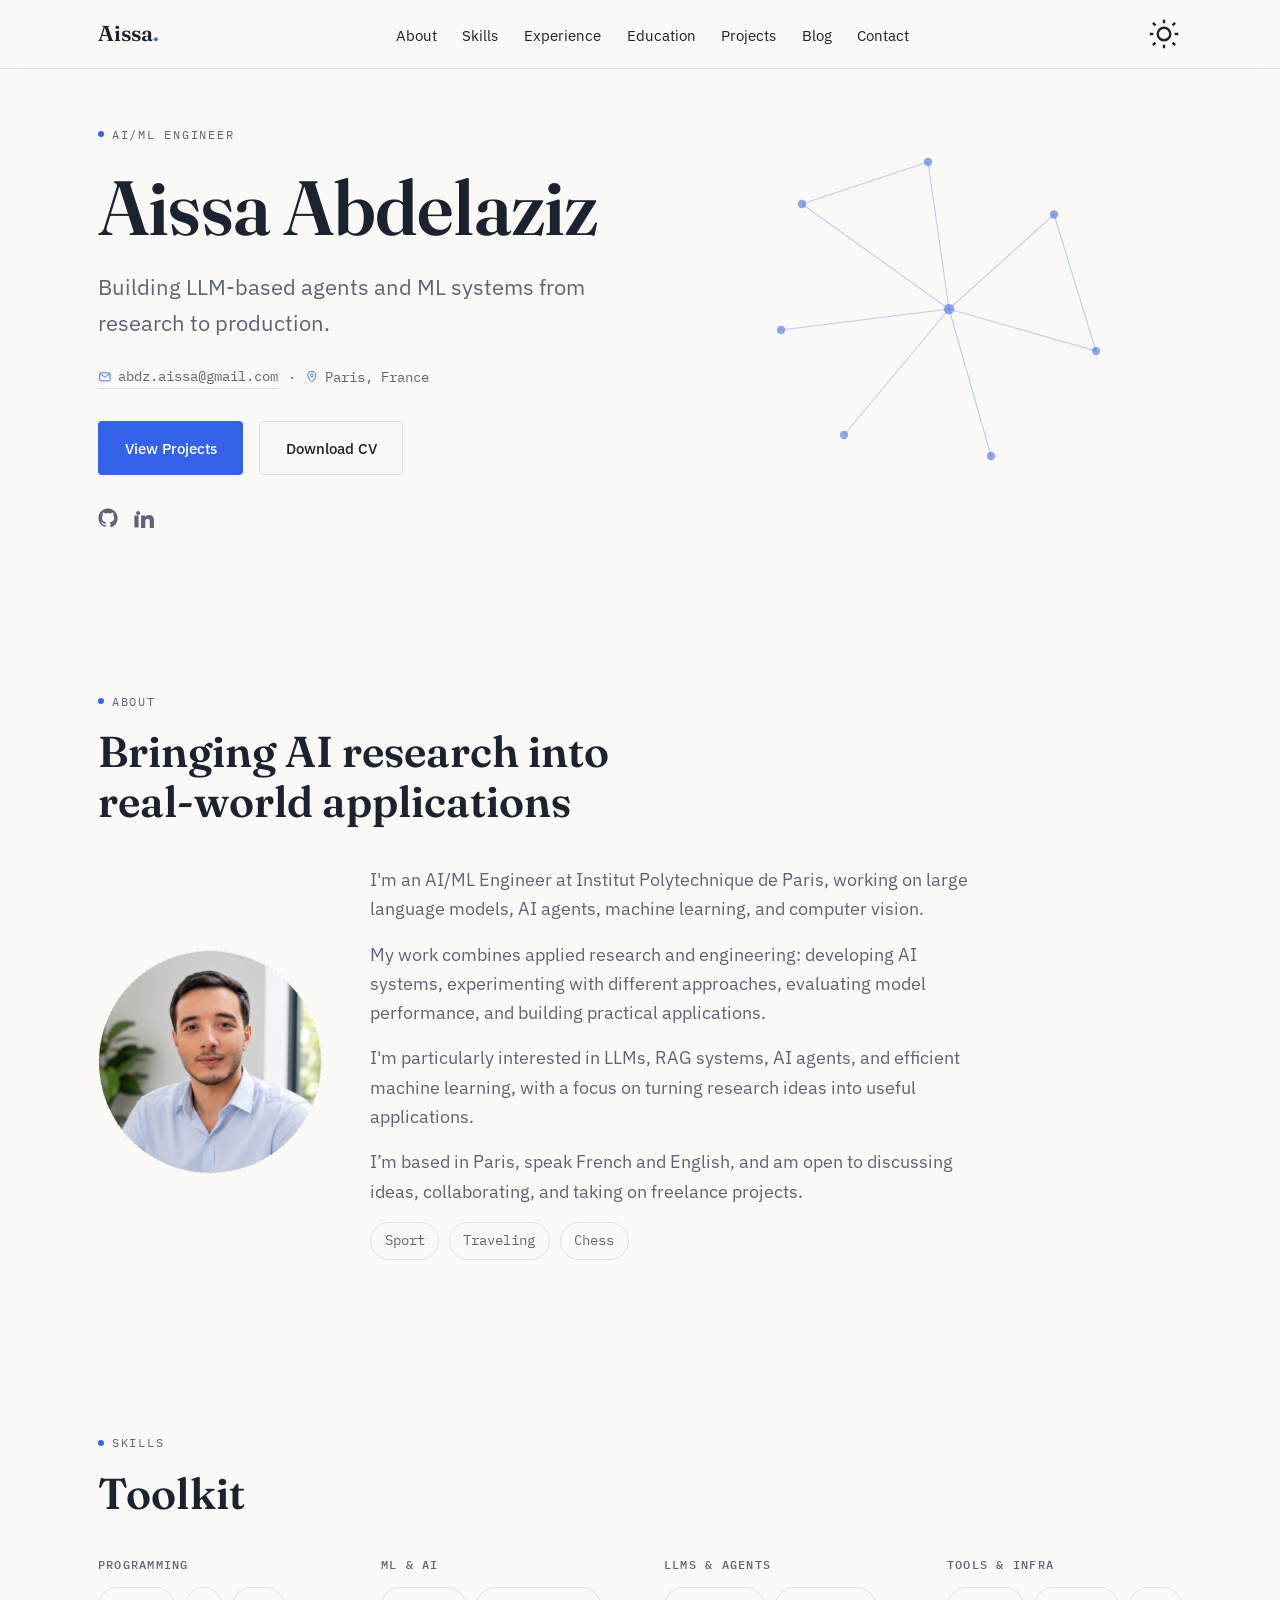
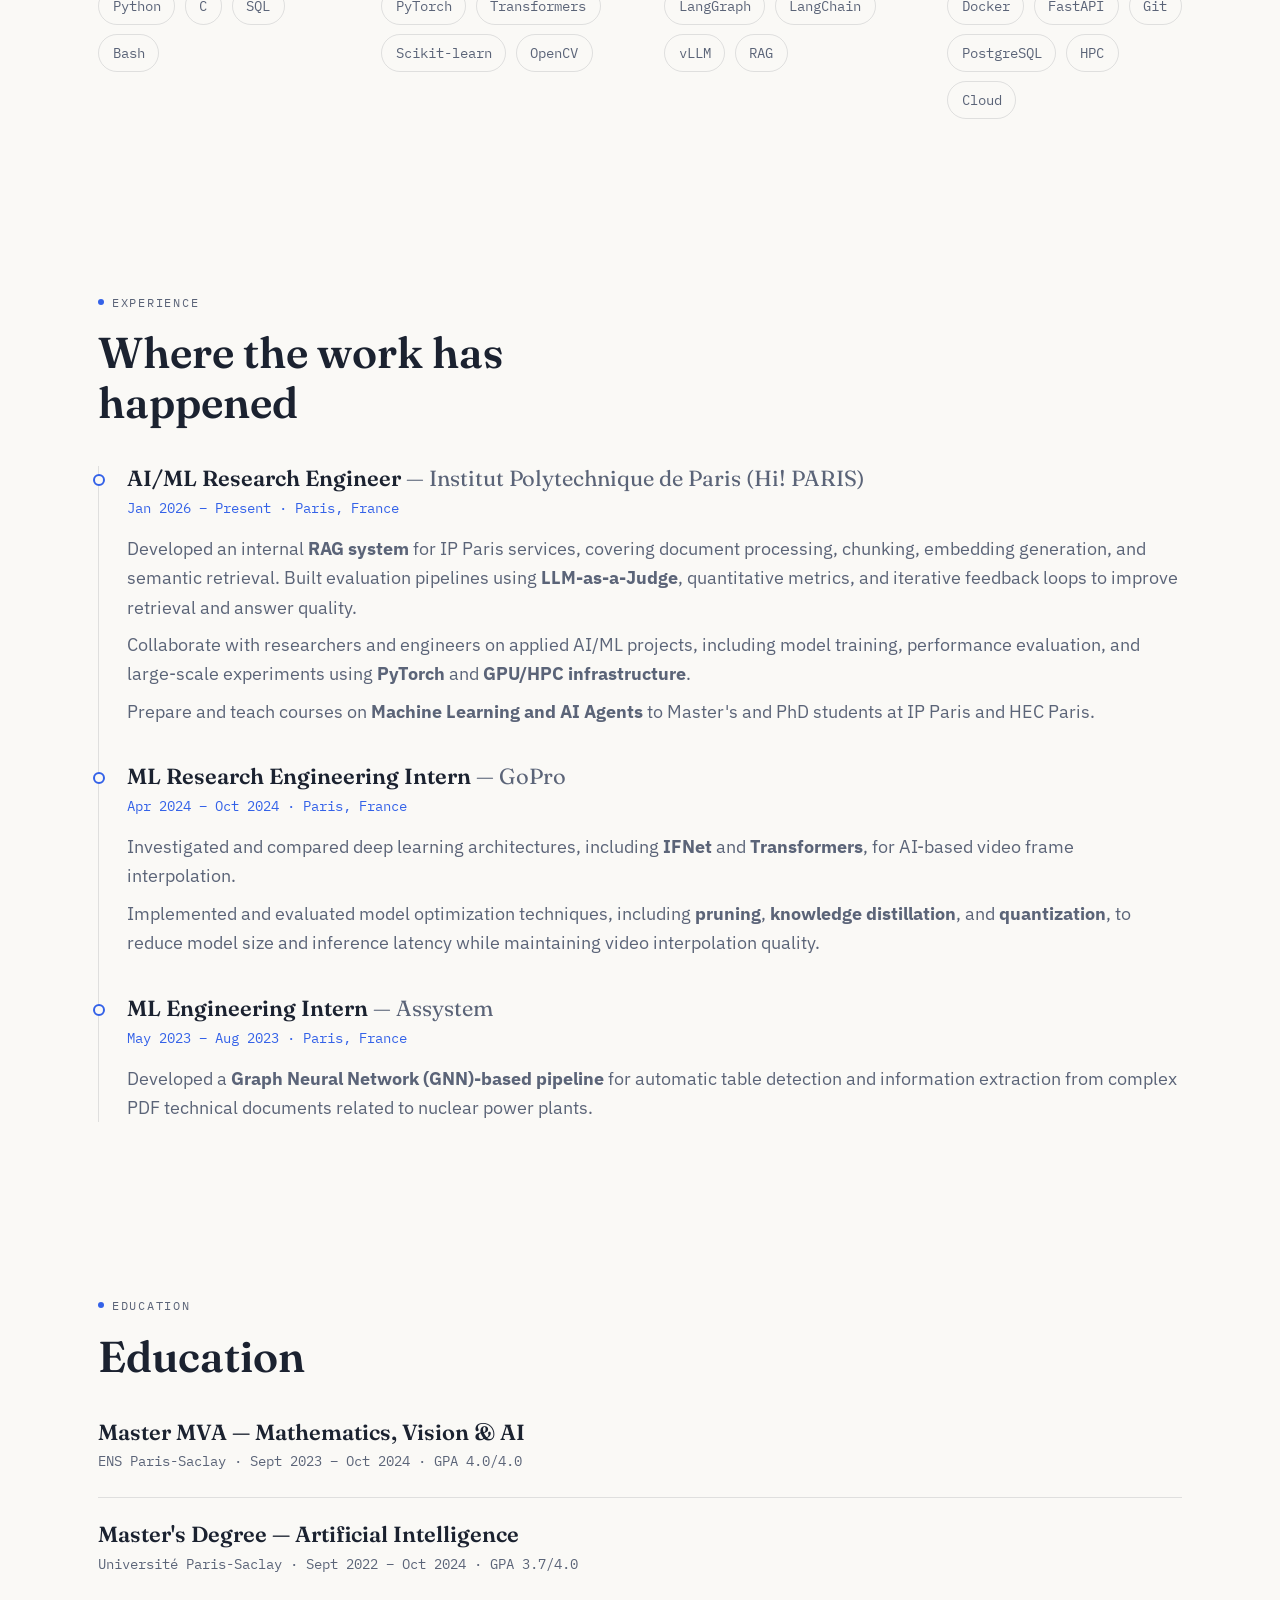
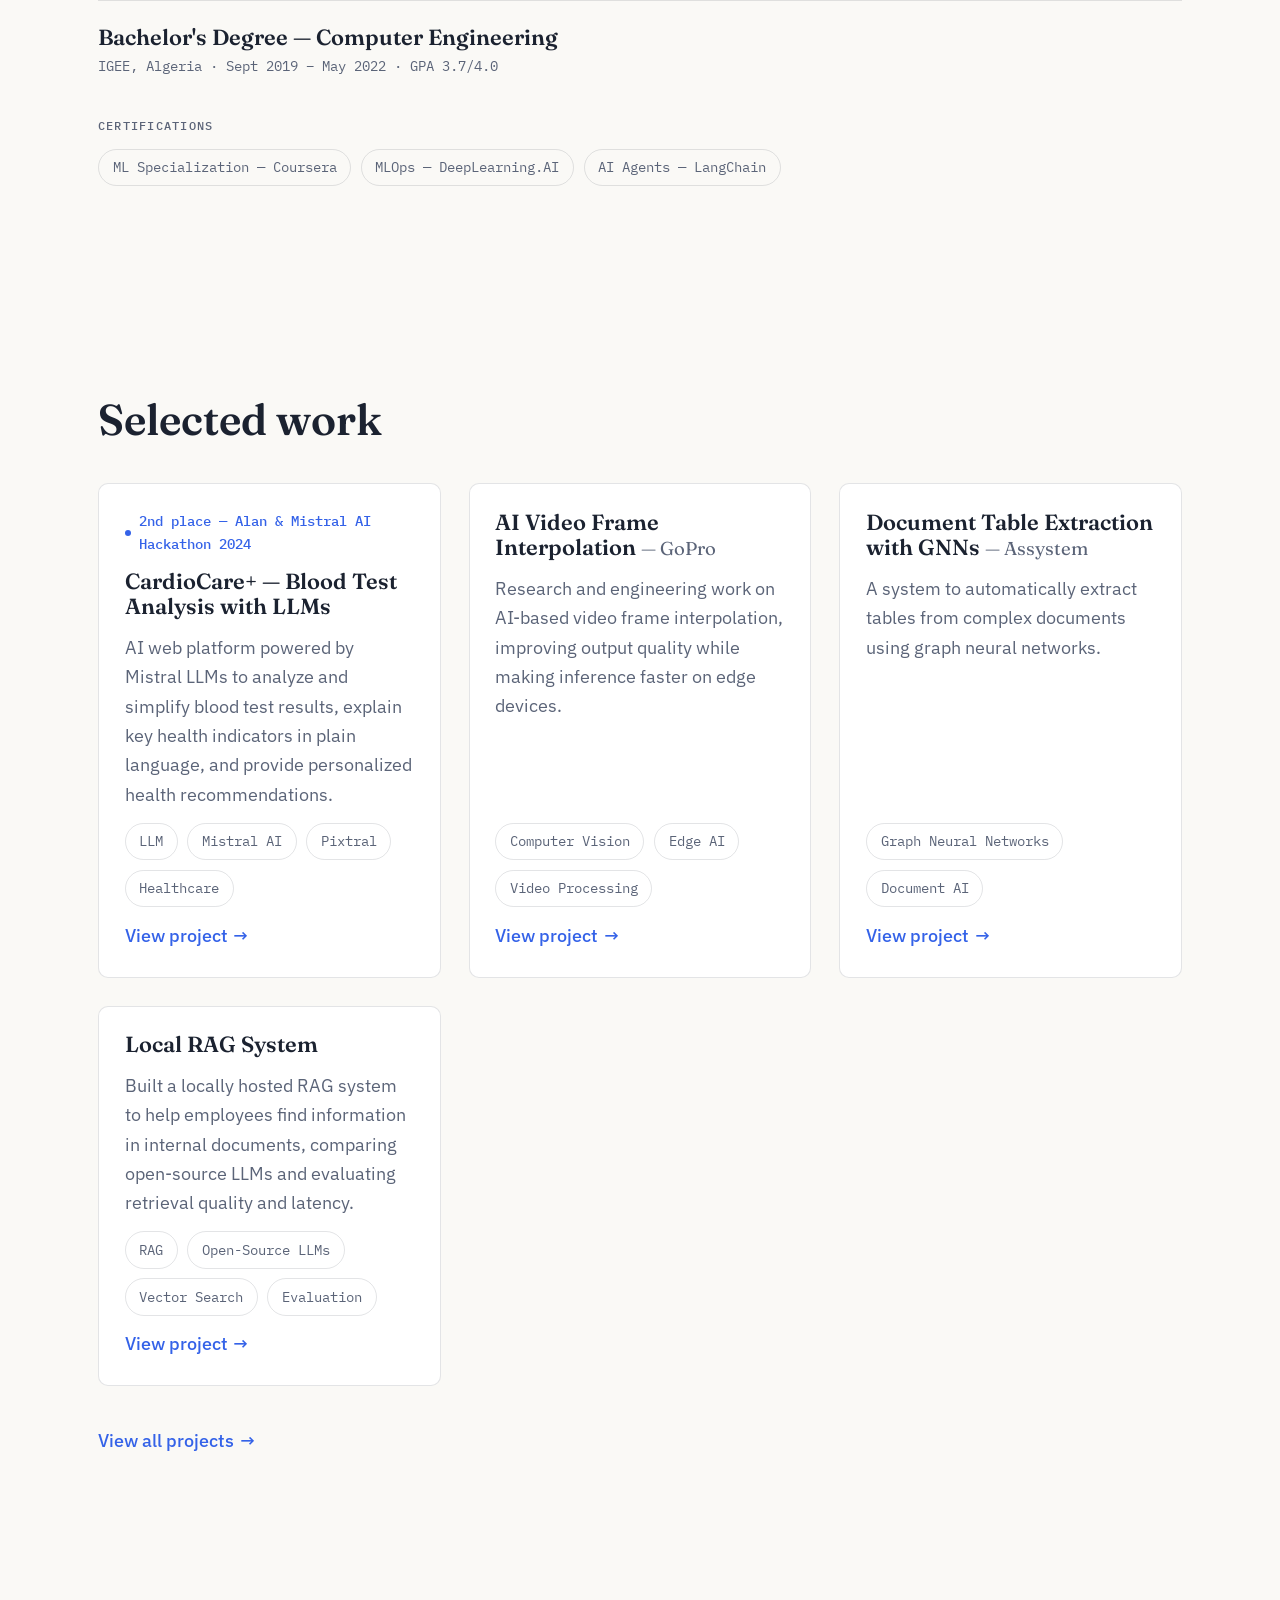
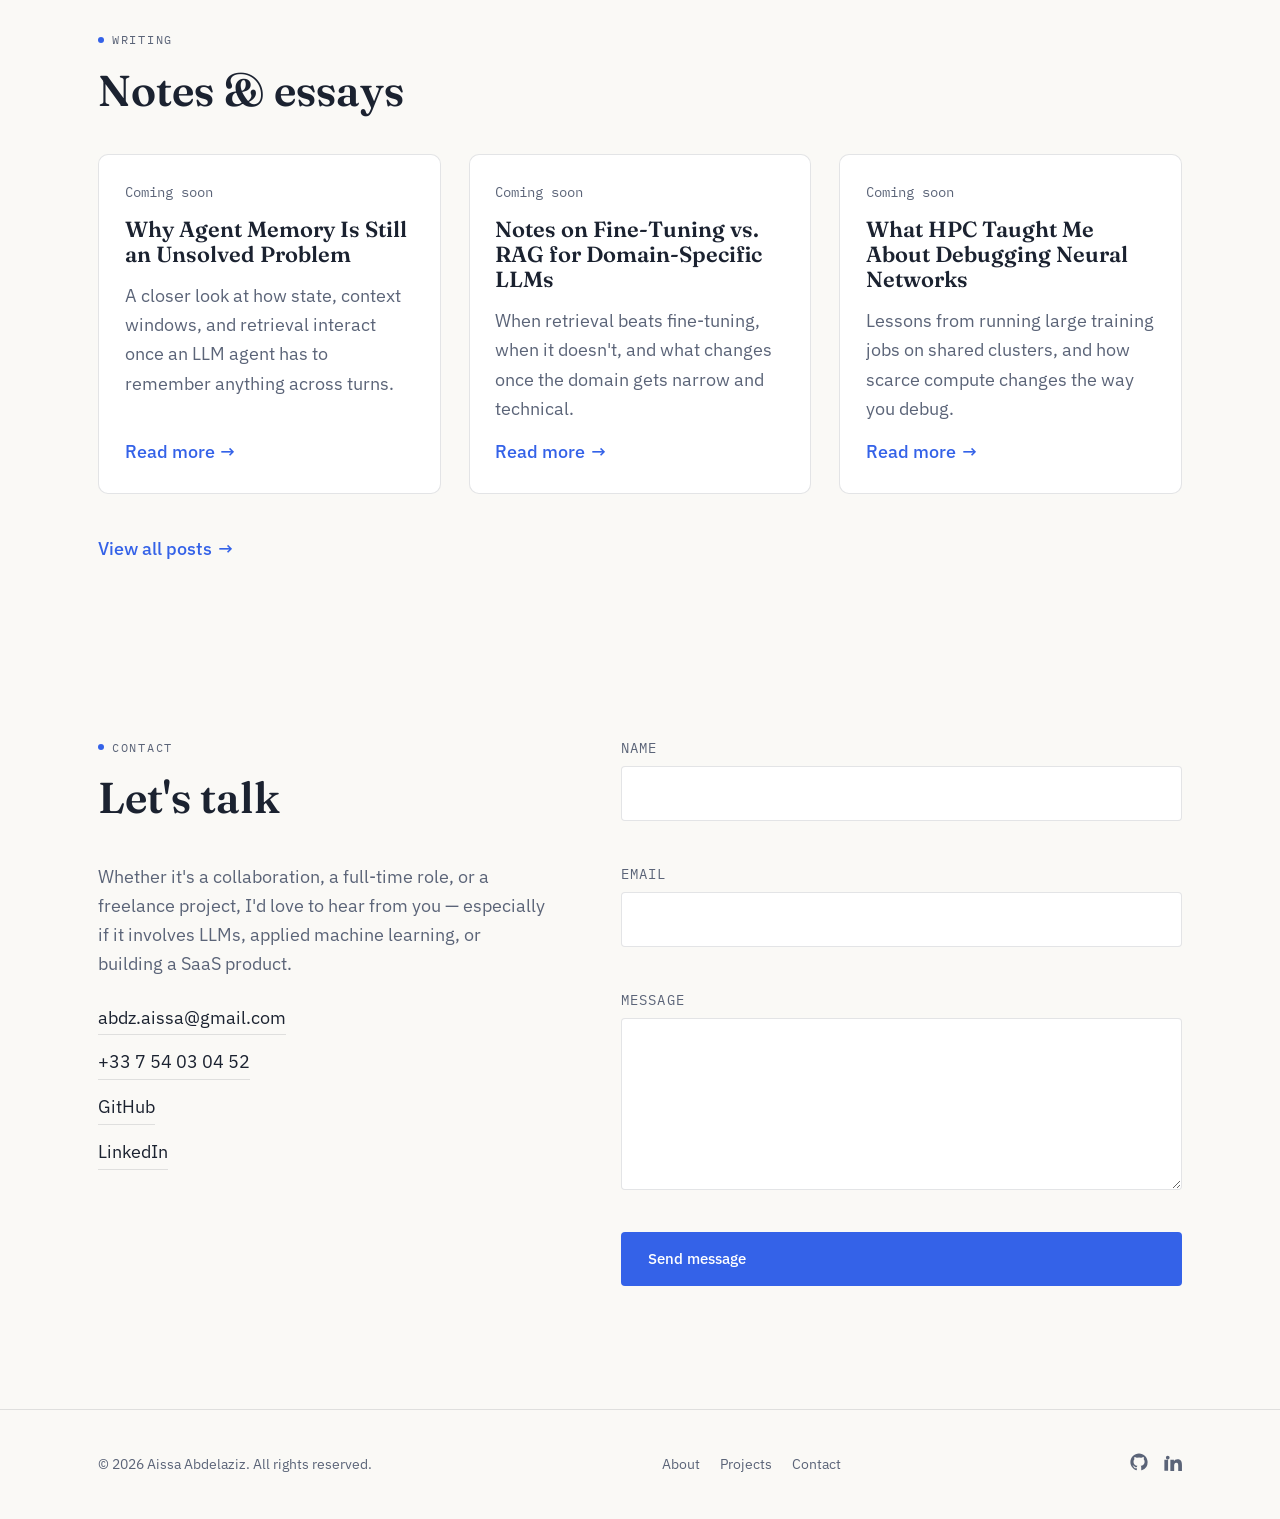
<file: index.html>
<!DOCTYPE html>
<html lang="en">
<head>
<meta charset="UTF-8">
<meta name="viewport" content="width=device-width, initial-scale=1.0">
<title>Aissa Abdelaziz — AI/ML Engineer</title>
<meta name="description" content="Aissa Abdelaziz is an AI/ML Engineer building LLM-based agents and ML systems, from research to production.">

<!-- Theme is set before first paint to avoid a flash of the wrong theme. This is the
     only inline script in the page; everything else lives in js/main.js. -->
<script>
  (function () {
    try {
      var stored = localStorage.getItem('theme');
      var theme = stored || (window.matchMedia('(prefers-color-scheme: dark)').matches ? 'dark' : 'light');
      document.documentElement.setAttribute('data-theme', theme);
    } catch (e) {
      document.documentElement.setAttribute('data-theme', 'dark');
    }
  })();
</script>

<link rel="icon" href="data:image/svg+xml,%3Csvg xmlns='http://www.w3.org/2000/svg' viewBox='0 0 100 100'%3E%3Crect width='100' height='100' rx='22' fill='%233462E8'/%3E%3Ctext x='50' y='68' font-family='Georgia,serif' font-size='54' fill='white' text-anchor='middle'%3EA%3C/text%3E%3C/svg%3E">

<link rel="preconnect" href="https://fonts.googleapis.com">
<link rel="preconnect" href="https://fonts.gstatic.com" crossorigin>
<link href="https://fonts.googleapis.com/css2?family=Fraunces:opsz,wght@9..144,400;9..144,500;9..144,600&family=IBM+Plex+Mono:wght@400;500&family=IBM+Plex+Sans:wght@400;500;600&display=swap" rel="stylesheet">

<link rel="stylesheet" href="css/styles.css">
</head>
<body>

<a class="skip-link" href="#main">Skip to main content</a>

<header class="site-header">
  <div class="container site-header__inner">
    <a class="logo" href="#hero">Aissa<span class="logo__dot">.</span></a>

    <nav class="nav" aria-label="Primary">
      <ul class="nav__list" id="primary-nav">
        <li><a class="nav__link" href="#about">About</a></li>
        <li><a class="nav__link" href="#skills">Skills</a></li>
        <li><a class="nav__link" href="#experience">Experience</a></li>
        <li><a class="nav__link" href="#education">Education</a></li>
        <li><a class="nav__link" href="#projects">Projects</a></li>
        <li><a class="nav__link" href="#blog">Blog</a></li>
        <li><a class="nav__link" href="#contact">Contact</a></li>
      </ul>
    </nav>

    <div class="site-header__controls">
      <button class="theme-toggle" type="button" aria-pressed="false" aria-label="Switch to light theme">
        <svg class="theme-toggle__icon theme-toggle__icon--sun" viewBox="0 0 24 24" fill="none" stroke="currentColor" stroke-width="1.6" aria-hidden="true" focusable="false">
          <circle cx="12" cy="12" r="4.2"/>
          <path d="M12 2.5v2.4M12 19.1v2.4M4.6 4.6l1.7 1.7M17.7 17.7l1.7 1.7M2.5 12h2.4M19.1 12h2.4M4.6 19.4l1.7-1.7M17.7 6.3l1.7-1.7"/>
        </svg>
        <svg class="theme-toggle__icon theme-toggle__icon--moon" viewBox="0 0 24 24" fill="none" stroke="currentColor" stroke-width="1.6" aria-hidden="true" focusable="false">
          <path d="M20 14.5A8.5 8.5 0 1 1 9.5 4a6.8 6.8 0 0 0 10.5 10.5z"/>
        </svg>
      </button>

      <button class="nav-toggle" type="button" aria-expanded="false" aria-controls="primary-nav" aria-label="Toggle navigation menu">
        <span class="nav-toggle__bar"></span>
        <span class="nav-toggle__bar"></span>
        <span class="nav-toggle__bar"></span>
      </button>
    </div>
  </div>
</header>

<main id="main">

  <!-- ============ HERO ============ -->
  <section id="hero" class="hero" aria-labelledby="hero-title">
    <div class="container hero__inner">
      <div class="hero__content">
        <p class="hero__eyebrow reveal" data-stagger-index="0"><span class="dot" aria-hidden="true"></span>AI/ML Engineer</p>
        <h1 id="hero-title" class="hero__name reveal" data-stagger-index="1">Aissa Abdelaziz</h1>
        <p class="hero__tagline reveal" data-stagger-index="2">Building LLM-based agents and ML systems from research to production.</p>

        <p class="hero__byline reveal" data-stagger-index="3">
          <a class="hero__byline-item" href="mailto:abdz.aissa@gmail.com">
            <svg class="hero__byline-icon" viewBox="0 0 24 24" fill="none" stroke="currentColor" stroke-width="1.6" aria-hidden="true" focusable="false">
              <rect x="3" y="5" width="18" height="14" rx="2"/>
              <path d="m3.5 6.5 8.5 6 8.5-6"/>
            </svg>
            abdz.aissa@gmail.com
          </a>
          <span class="hero__byline-sep" aria-hidden="true">·</span>
          <span class="hero__byline-item">
            <svg class="hero__byline-icon" viewBox="0 0 24 24" fill="none" stroke="currentColor" stroke-width="1.6" aria-hidden="true" focusable="false">
              <path d="M12 21s-7-6.2-7-11.5a7 7 0 0 1 14 0C19 14.8 12 21 12 21z"/>
              <circle cx="12" cy="9.5" r="2.5"/>
            </svg>
            Paris, France
          </span>
        </p>

        <div class="hero__cta-group reveal" data-stagger-index="4">
          <a class="btn btn--primary" href="#projects">View Projects</a>
          <!-- PLACEHOLDER-CV-PATH: drop your real CV PDF at assets/cv/aissa-abdelaziz-cv.pdf (or update this href) -->
          <a class="btn btn--secondary" href="assets/cv/aissa-abdelaziz-cv.pdf" download>Download CV</a>
        </div>

        <ul class="hero__social reveal" data-stagger-index="5">
          <li>
            <a href="https://github.com/aissa-abdelaziz" target="_blank" rel="noopener noreferrer" aria-label="GitHub profile">
              <svg viewBox="0 0 24 24" width="20" height="20" fill="currentColor" aria-hidden="true" focusable="false"><path d="M12 .5C5.73.5.5 5.73.5 12c0 5.1 3.29 9.4 7.86 10.93.57.1.78-.25.78-.55v-2.1c-3.2.7-3.87-1.36-3.87-1.36-.53-1.34-1.29-1.7-1.29-1.7-1.05-.72.08-.7.08-.7 1.17.08 1.78 1.2 1.78 1.2 1.03 1.77 2.71 1.26 3.37.96.1-.75.4-1.26.73-1.55-2.55-.29-5.24-1.28-5.24-5.7 0-1.26.45-2.29 1.19-3.1-.12-.29-.52-1.46.11-3.05 0 0 .97-.31 3.18 1.18a11 11 0 0 1 5.8 0c2.2-1.49 3.17-1.18 3.17-1.18.64 1.59.24 2.76.12 3.05.74.81 1.18 1.84 1.18 3.1 0 4.43-2.7 5.4-5.26 5.68.41.36.78 1.08.78 2.17v3.22c0 .3.2.66.79.55A11.5 11.5 0 0 0 23.5 12C23.5 5.73 18.27.5 12 .5Z"/></svg>
            </a>
          </li>
          <li>
            <a href="https://www.linkedin.com/in/aissa-abdelaziz-50b8b819b/" target="_blank" rel="noopener noreferrer" aria-label="LinkedIn profile">
              <svg viewBox="0 0 24 24" width="20" height="20" fill="currentColor" aria-hidden="true" focusable="false"><path d="M4.98 3.5a2.5 2.5 0 1 1 0 5 2.5 2.5 0 0 1 0-5ZM.5 8.98h4.96V23.5H.5V8.98Zm7.98 0h4.75v1.99h.07c.66-1.25 2.28-2.57 4.69-2.57 5.02 0 5.94 3.3 5.94 7.6v8.5h-4.96v-7.54c0-1.8-.03-4.11-2.5-4.11-2.51 0-2.9 1.96-2.9 3.98v7.67H8.48V8.98Z"/></svg>
            </a>
          </li>
        </ul>
      </div>

      <!-- Signature "agent graph" motif — ambient decoration only, hidden below 1024px in CSS -->
      <svg class="hero__graph" viewBox="0 0 400 400" aria-hidden="true" focusable="false">
        <g class="hero-graph__edges">
          <line class="hero-graph__edge" x1="200" y1="180" x2="60"  y2="80"  style="animation-delay:0.1s"/>
          <line class="hero-graph__edge" x1="200" y1="180" x2="180" y2="40"  style="animation-delay:0.25s"/>
          <line class="hero-graph__edge" x1="200" y1="180" x2="300" y2="90"  style="animation-delay:0.4s"/>
          <line class="hero-graph__edge" x1="200" y1="180" x2="340" y2="220" style="animation-delay:0.55s"/>
          <line class="hero-graph__edge" x1="200" y1="180" x2="240" y2="320" style="animation-delay:0.7s"/>
          <line class="hero-graph__edge" x1="200" y1="180" x2="100" y2="300" style="animation-delay:0.85s"/>
          <line class="hero-graph__edge" x1="200" y1="180" x2="40"  y2="200" style="animation-delay:1s"/>
          <line class="hero-graph__edge" x1="60"  y1="80"  x2="180" y2="40"  style="animation-delay:1.15s"/>
          <line class="hero-graph__edge" x1="300" y1="90"  x2="340" y2="220" style="animation-delay:1.3s"/>
        </g>
        <g class="hero-graph__nodes">
          <circle class="hero-graph__node" cx="200" cy="180" r="5" style="animation-delay:0s"/>
          <circle class="hero-graph__node" cx="60"  cy="80"  r="4" style="animation-delay:0.4s"/>
          <circle class="hero-graph__node" cx="180" cy="40"  r="4" style="animation-delay:0.8s"/>
          <circle class="hero-graph__node" cx="300" cy="90"  r="4" style="animation-delay:1.2s"/>
          <circle class="hero-graph__node" cx="340" cy="220" r="4" style="animation-delay:1.6s"/>
          <circle class="hero-graph__node" cx="240" cy="320" r="4" style="animation-delay:2s"/>
          <circle class="hero-graph__node" cx="100" cy="300" r="4" style="animation-delay:2.4s"/>
          <circle class="hero-graph__node" cx="40"  cy="200" r="4" style="animation-delay:2.8s"/>
        </g>
      </svg>
    </div>
  </section>

  <!-- ============ ABOUT ============ -->
  <section id="about" class="section" aria-labelledby="about-title">
    <div class="container">
      <p class="section__eyebrow reveal" data-stagger-index="0"><span class="dot" aria-hidden="true"></span>About</p>
      <h2 id="about-title" class="section__title reveal" data-stagger-index="1">Bringing AI research into real-world applications</h2>

      <div class="about__grid">
        <div class="about__avatar-col reveal" data-stagger-index="2">
          <img class="avatar" src="images/photo.png" alt="Aissa Abdelaziz">
        </div>

        <div class="about__body reveal" data-stagger-index="3">
          <p>I'm an AI/ML Engineer at Institut Polytechnique de Paris, working on large language models, AI agents, machine learning, and computer vision.</p>
          <p>My work combines applied research and engineering: developing AI systems, experimenting with different approaches, evaluating model performance, and building practical applications.</p>
          <p>I'm particularly interested in LLMs, RAG systems, AI agents, and efficient machine learning, with a focus on turning research ideas into useful applications.</p>
          <p>I’m based in Paris, speak French and English, and am open to discussing ideas, collaborating, and taking on freelance projects.</p>
          <ul class="tag-list about__interests">
            <li class="tag">Sport</li>
            <li class="tag">Traveling</li>
            <li class="tag">Chess</li>
          </ul>
        </div>
      </div>
    </div>
  </section>

  <!-- ============ SKILLS ============ -->
  <section id="skills" class="section" aria-labelledby="skills-title">
    <div class="container">
      <p class="section__eyebrow reveal" data-stagger-index="0"><span class="dot" aria-hidden="true"></span>Skills</p>
      <h2 id="skills-title" class="section__title reveal" data-stagger-index="1">Toolkit</h2>

      <div class="skills__groups">
        <div class="skills__group reveal" data-stagger-index="2">
          <h3 class="skills__group-title">Programming</h3>
          <ul class="tag-list">
            <li class="tag">Python</li>
            <li class="tag">C</li>
            <li class="tag">SQL</li>
            <li class="tag">Bash</li>
          </ul>
        </div>

        <div class="skills__group reveal" data-stagger-index="3">
          <h3 class="skills__group-title">ML &amp; AI</h3>
          <ul class="tag-list">
            <li class="tag">PyTorch</li>
            <li class="tag">Transformers</li>
            <li class="tag">Scikit-learn</li>
            <li class="tag">OpenCV</li>
          </ul>
        </div>

        <div class="skills__group reveal" data-stagger-index="4">
          <h3 class="skills__group-title">LLMs &amp; Agents</h3>
          <ul class="tag-list">
            <li class="tag">LangGraph</li>
            <li class="tag">LangChain</li>
            <li class="tag">vLLM</li>
            <li class="tag">RAG</li>
          </ul>
        </div>

        <div class="skills__group reveal" data-stagger-index="5">
          <h3 class="skills__group-title">Tools &amp; Infra</h3>
          <ul class="tag-list">
            <li class="tag">Docker</li>
            <li class="tag">FastAPI</li>
            <li class="tag">Git</li>
            <li class="tag">PostgreSQL</li>
            <li class="tag">HPC</li>
            <li class="tag">Cloud</li>
          </ul>
        </div>
      </div>
    </div>
  </section>

  <!-- ============ EXPERIENCE ============ -->
  <section id="experience" class="section" aria-labelledby="experience-title">
    <div class="container">
      <p class="section__eyebrow reveal" data-stagger-index="0"><span class="dot" aria-hidden="true"></span>Experience</p>
      <h2 id="experience-title" class="section__title reveal" data-stagger-index="1">Where the work has happened</h2>

      <ol class="timeline">
        <li class="timeline__item reveal" data-stagger-index="2">
          <span class="timeline__dot" aria-hidden="true"></span>
          <div class="timeline__content">
            <h3 class="timeline__role">AI/ML Research Engineer <span class="timeline__org">— Institut Polytechnique de Paris (Hi! PARIS)</span></h3>
            <p class="timeline__meta">Jan 2026 – Present · Paris, France</p>
            <ul class="timeline__list">
              <li>Developed an internal <strong>RAG system</strong> for IP Paris services, covering document processing, chunking, embedding generation, and semantic retrieval. Built evaluation pipelines using <strong>LLM-as-a-Judge</strong>, quantitative metrics, and iterative feedback loops to improve retrieval and answer quality.</li>
              <li>Collaborate with researchers and engineers on applied AI/ML projects, including model training, performance evaluation, and large-scale experiments using <strong>PyTorch</strong> and <strong>GPU/HPC infrastructure</strong>.</li>
              <li>Prepare and teach courses on <strong>Machine Learning and AI Agents</strong> to Master's and PhD students at IP Paris and HEC Paris.</li>
            </ul>
          </div>
        </li>

        <li class="timeline__item reveal" data-stagger-index="3">
          <span class="timeline__dot" aria-hidden="true"></span>
          <div class="timeline__content">
            <h3 class="timeline__role">ML Research Engineering Intern <span class="timeline__org">— GoPro</span></h3>
            <p class="timeline__meta">Apr 2024 – Oct 2024 · Paris, France</p>
            <ul class="timeline__list">
              <li>Investigated and compared deep learning architectures, including <strong>IFNet</strong> and <strong>Transformers</strong>, for AI-based video frame interpolation.</li>
              <li>Implemented and evaluated model optimization techniques, including <strong>pruning</strong>, <strong>knowledge distillation</strong>, and <strong>quantization</strong>, to reduce model size and inference latency while maintaining video interpolation quality.</li>
            </ul>
          </div>
        </li>

        <li class="timeline__item reveal" data-stagger-index="4">
          <span class="timeline__dot" aria-hidden="true"></span>
          <div class="timeline__content">
            <h3 class="timeline__role">ML Engineering Intern <span class="timeline__org">— Assystem</span></h3>
            <p class="timeline__meta">May 2023 – Aug 2023 · Paris, France</p>
            <ul class="timeline__list">
              <li>Developed a <strong>Graph Neural Network (GNN)-based pipeline</strong> for automatic table detection and information extraction from complex PDF technical documents related to nuclear power plants.</li>
            </ul>
          </div>
        </li>
      </ol>
    </div>
  </section>

  <!-- ============ EDUCATION ============ -->
  <section id="education" class="section" aria-labelledby="education-title">
    <div class="container">
      <p class="section__eyebrow reveal" data-stagger-index="0"><span class="dot" aria-hidden="true"></span>Education</p>
      <h2 id="education-title" class="section__title reveal" data-stagger-index="1">Education</h2>

      <ul class="education-list">
        <li class="education-list__item reveal" data-stagger-index="2">
          <h3 class="education-list__degree">Master MVA — Mathematics, Vision & AI</h3>
          <p class="education-list__meta">ENS Paris-Saclay · Sept 2023 – Oct 2024 · GPA 4.0/4.0</p>
        </li>
        <li class="education-list__item reveal" data-stagger-index="3">
          <h3 class="education-list__degree">Master's Degree — Artificial Intelligence</h3>
          <p class="education-list__meta">Université Paris-Saclay · Sept 2022 – Oct 2024 · GPA 3.7/4.0</p>
        </li>
        <li class="education-list__item reveal" data-stagger-index="4">
          <h3 class="education-list__degree">Bachelor's Degree — Computer Engineering</h3>
          <p class="education-list__meta">IGEE, Algeria · Sept 2019 – May 2022 · GPA 3.7/4.0</p>
        </li>
      </ul>

      <div class="certifications reveal" data-stagger-index="5">
        <h3 class="skills__group-title">Certifications</h3>
        <ul class="tag-list">
          <li class="tag">ML Specialization — Coursera</li>
          <li class="tag">MLOps — DeepLearning.AI</li>
          <li class="tag">AI Agents — LangChain</li>
        </ul>
      </div>
    </div>
  </section>

  <!-- ============ PROJECTS ============ -->
  <section id="projects" class="section" aria-labelledby="projects-title">
    <div class="container">
      <p class="section__eyebrow reveal" data-stagger-index="0"><span class="dot" aria-hidden="true"></span>Projects</p>
      <h2 id="projects-title" class="section__title reveal" data-stagger-index="1">Selected work</h2>

      <div class="projects__grid">
        <article class="card reveal" data-stagger-index="2">
          <span class="card__badge"><span class="dot" aria-hidden="true"></span>2nd place — Alan &amp; Mistral AI Hackathon 2024</span>
          <h3 class="card__title">CardioCare+ — Blood Test Analysis with LLMs</h3>
          <p class="card__desc">AI web platform powered by Mistral LLMs to analyze and simplify blood test results, explain key health indicators in plain language, and provide personalized health recommendations.</p>
          <ul class="tag-list">
            <li class="tag">LLM</li>
            <li class="tag">Mistral AI</li>
            <li class="tag">Pixtral</li>
            <li class="tag">Healthcare</li>
          </ul>
          <!-- Links to the project detail page below; edit that page's content, or point this at an external write-up/repo instead -->
          <a class="card__link" href="projects/cardiocare.html">View project <span aria-hidden="true">→</span></a>
        </article>

        <article class="card reveal" data-stagger-index="3">
          <h3 class="card__title">AI Video Frame Interpolation <span class="card__org">— GoPro</span></h3>
          <p class="card__desc">Research and engineering work on AI-based video frame interpolation, improving output quality while making inference faster on edge devices.</p>
          <ul class="tag-list">
            <li class="tag">Computer Vision</li>
            <li class="tag">Edge AI</li>
            <li class="tag">Video Processing</li>
          </ul>
          <!-- Links to the project detail page below; edit that page's content, or point this at an external write-up/repo instead -->
          <a class="card__link" href="projects/gopro-video-interpolation.html">View project <span aria-hidden="true">→</span></a>
        </article>

        <article class="card reveal" data-stagger-index="4">
          <h3 class="card__title">Document Table Extraction with GNNs <span class="card__org">— Assystem</span></h3>
          <p class="card__desc">A system to automatically extract tables from complex documents using graph neural networks.</p>
          <ul class="tag-list">
            <li class="tag">Graph Neural Networks</li>
            <li class="tag">Document AI</li>
          </ul>
          <!-- Links to the project detail page below; edit that page's content, or point this at an external write-up/repo instead -->
          <a class="card__link" href="projects/document-table-extraction.html">View project <span aria-hidden="true">→</span></a>
        </article>

        <article class="card reveal" data-stagger-index="5">
          <h3 class="card__title">Local RAG System</h3>
          <p class="card__desc">Built a locally hosted RAG system to help employees find information in internal documents, comparing open-source LLMs and evaluating retrieval quality and latency.</p>
          <ul class="tag-list">
            <li class="tag">RAG</li>
            <li class="tag">Open-Source LLMs</li>
            <li class="tag">Vector Search</li>
            <li class="tag">Evaluation</li>
          </ul>
          <a class="card__link" href="projects/local-rag.html">View project <span aria-hidden="true">→</span></a>
        </article>
        
      </div>

      <p class="projects__all reveal" data-stagger-index="7"><a class="card__link" href="projects/index.html">View all projects <span aria-hidden="true">→</span></a></p>
    </div>
  </section>

  <!-- ============ BLOG ============ -->
  <section id="blog" class="section" aria-labelledby="blog-title">
    <div class="container">
      <p class="section__eyebrow reveal" data-stagger-index="0"><span class="dot" aria-hidden="true"></span>Writing</p>
      <h2 id="blog-title" class="section__title reveal" data-stagger-index="1">Notes &amp; essays</h2>

      <div class="blog__grid">
        <!-- PLACEHOLDER-BLOG-POST: replace with a real post (title, date, excerpt); body lives in blog/agent-memory.html -->
        <article class="card card--post reveal" data-stagger-index="2">
          <p class="card__date"><time datetime="2026-01-01">Coming soon</time></p>
          <h3 class="card__title">Why Agent Memory Is Still an Unsolved Problem</h3>
          <p class="card__desc">A closer look at how state, context windows, and retrieval interact once an LLM agent has to remember anything across turns.</p>
          <a class="card__link" href="blog/agent-memory.html">Read more <span aria-hidden="true">→</span></a>
        </article>

        <!-- PLACEHOLDER-BLOG-POST: replace with a real post (title, date, excerpt); body lives in blog/finetuning-vs-rag.html -->
        <article class="card card--post reveal" data-stagger-index="3">
          <p class="card__date"><time datetime="2026-01-01">Coming soon</time></p>
          <h3 class="card__title">Notes on Fine-Tuning vs. RAG for Domain-Specific LLMs</h3>
          <p class="card__desc">When retrieval beats fine-tuning, when it doesn't, and what changes once the domain gets narrow and technical.</p>
          <a class="card__link" href="blog/finetuning-vs-rag.html">Read more <span aria-hidden="true">→</span></a>
        </article>

        <!-- PLACEHOLDER-BLOG-POST: replace with a real post (title, date, excerpt); body lives in blog/hpc-debugging.html -->
        <article class="card card--post reveal" data-stagger-index="4">
          <p class="card__date"><time datetime="2026-01-01">Coming soon</time></p>
          <h3 class="card__title">What HPC Taught Me About Debugging Neural Networks</h3>
          <p class="card__desc">Lessons from running large training jobs on shared clusters, and how scarce compute changes the way you debug.</p>
          <a class="card__link" href="blog/hpc-debugging.html">Read more <span aria-hidden="true">→</span></a>
        </article>
      </div>

      <p class="blog__all reveal" data-stagger-index="5"><a class="card__link" href="blog/index.html">View all posts <span aria-hidden="true">→</span></a></p>
    </div>
  </section>

  <!-- ============ CONTACT ============ -->
  <section id="contact" class="section" aria-labelledby="contact-title">
    <div class="container contact__grid">
      <div class="contact__info reveal" data-stagger-index="0">
        <p class="section__eyebrow"><span class="dot" aria-hidden="true"></span>Contact</p>
        <h2 id="contact-title" class="section__title">Let's talk</h2>
        <p class="contact__lead">Whether it's a collaboration, a full-time role, or a freelance project, I'd love to hear from you — especially if it involves LLMs, applied machine learning, or building a SaaS product.</p>
        <ul class="contact__list">
          <li><a href="mailto:abdz.aissa@gmail.com">abdz.aissa@gmail.com</a></li>
          <li><a href="tel:+33754030452">+33 7 54 03 04 52</a></li>
          <li><a href="https://github.com/aissa-abdelaziz" target="_blank" rel="noopener noreferrer">GitHub</a></li>
          <li><a href="https://www.linkedin.com/in/aissa-abdelaziz-50b8b819b/" target="_blank" rel="noopener noreferrer">LinkedIn</a></li>
        </ul>
      </div>

      <!-- PLACEHOLDER-FORMSPREE-ID: sign up at formspree.io and replace PLACEHOLDER_FORM_ID below with your real form ID -->
      <form class="form reveal" data-stagger-index="1" id="contact-form" action="https://formspree.io/f/PLACEHOLDER_FORM_ID" method="POST" novalidate>
        <div class="form__group">
          <label class="form__label" for="name">Name</label>
          <input class="form__input" type="text" id="name" name="name" autocomplete="name" required aria-describedby="name-error">
          <p class="form__error" id="name-error"></p>
        </div>

        <div class="form__group">
          <label class="form__label" for="email">Email</label>
          <input class="form__input" type="email" id="email" name="email" autocomplete="email" required aria-describedby="email-error">
          <p class="form__error" id="email-error"></p>
        </div>

        <div class="form__group">
          <label class="form__label" for="message">Message</label>
          <textarea class="form__textarea" id="message" name="message" rows="5" required aria-describedby="message-error"></textarea>
          <p class="form__error" id="message-error"></p>
        </div>

        <!-- Honeypot field: hidden from sighted users and screen readers, humans never fill it in -->
        <div class="form__honeypot" aria-hidden="true">
          <label for="company">Company</label>
          <input type="text" id="company" name="company" tabindex="-1" autocomplete="off">
        </div>

        <button class="btn btn--primary" type="submit">Send message</button>
        <p class="form__status" id="form-status" role="status" aria-live="polite"></p>
      </form>
    </div>
  </section>

</main>

<footer class="site-footer">
  <div class="container site-footer__inner">
    <p class="site-footer__copy">© <span id="year"></span> Aissa Abdelaziz. All rights reserved.</p>

    <ul class="footer__links">
      <li><a href="#about">About</a></li>
      <li><a href="#projects">Projects</a></li>
      <li><a href="#contact">Contact</a></li>
    </ul>

    <ul class="hero__social">
      <li>
        <a href="https://github.com/aissa-abdelaziz" target="_blank" rel="noopener noreferrer" aria-label="GitHub profile">
          <svg viewBox="0 0 24 24" width="18" height="18" fill="currentColor" aria-hidden="true" focusable="false"><path d="M12 .5C5.73.5.5 5.73.5 12c0 5.1 3.29 9.4 7.86 10.93.57.1.78-.25.78-.55v-2.1c-3.2.7-3.87-1.36-3.87-1.36-.53-1.34-1.29-1.7-1.29-1.7-1.05-.72.08-.7.08-.7 1.17.08 1.78 1.2 1.78 1.2 1.03 1.77 2.71 1.26 3.37.96.1-.75.4-1.26.73-1.55-2.55-.29-5.24-1.28-5.24-5.7 0-1.26.45-2.29 1.19-3.1-.12-.29-.52-1.46.11-3.05 0 0 .97-.31 3.18 1.18a11 11 0 0 1 5.8 0c2.2-1.49 3.17-1.18 3.17-1.18.64 1.59.24 2.76.12 3.05.74.81 1.18 1.84 1.18 3.1 0 4.43-2.7 5.4-5.26 5.68.41.36.78 1.08.78 2.17v3.22c0 .3.2.66.79.55A11.5 11.5 0 0 0 23.5 12C23.5 5.73 18.27.5 12 .5Z"/></svg>
        </a>
      </li>
      <li>
        <a href="https://www.linkedin.com/in/aissa-abdelaziz-50b8b819b/" target="_blank" rel="noopener noreferrer" aria-label="LinkedIn profile">
          <svg viewBox="0 0 24 24" width="18" height="18" fill="currentColor" aria-hidden="true" focusable="false"><path d="M4.98 3.5a2.5 2.5 0 1 1 0 5 2.5 2.5 0 0 1 0-5ZM.5 8.98h4.96V23.5H.5V8.98Zm7.98 0h4.75v1.99h.07c.66-1.25 2.28-2.57 4.69-2.57 5.02 0 5.94 3.3 5.94 7.6v8.5h-4.96v-7.54c0-1.8-.03-4.11-2.5-4.11-2.51 0-2.9 1.96-2.9 3.98v7.67H8.48V8.98Z"/></svg>
        </a>
      </li>
    </ul>
  </div>
</footer>

<script src="js/main.js" defer></script>
</body>
</html>
</file>
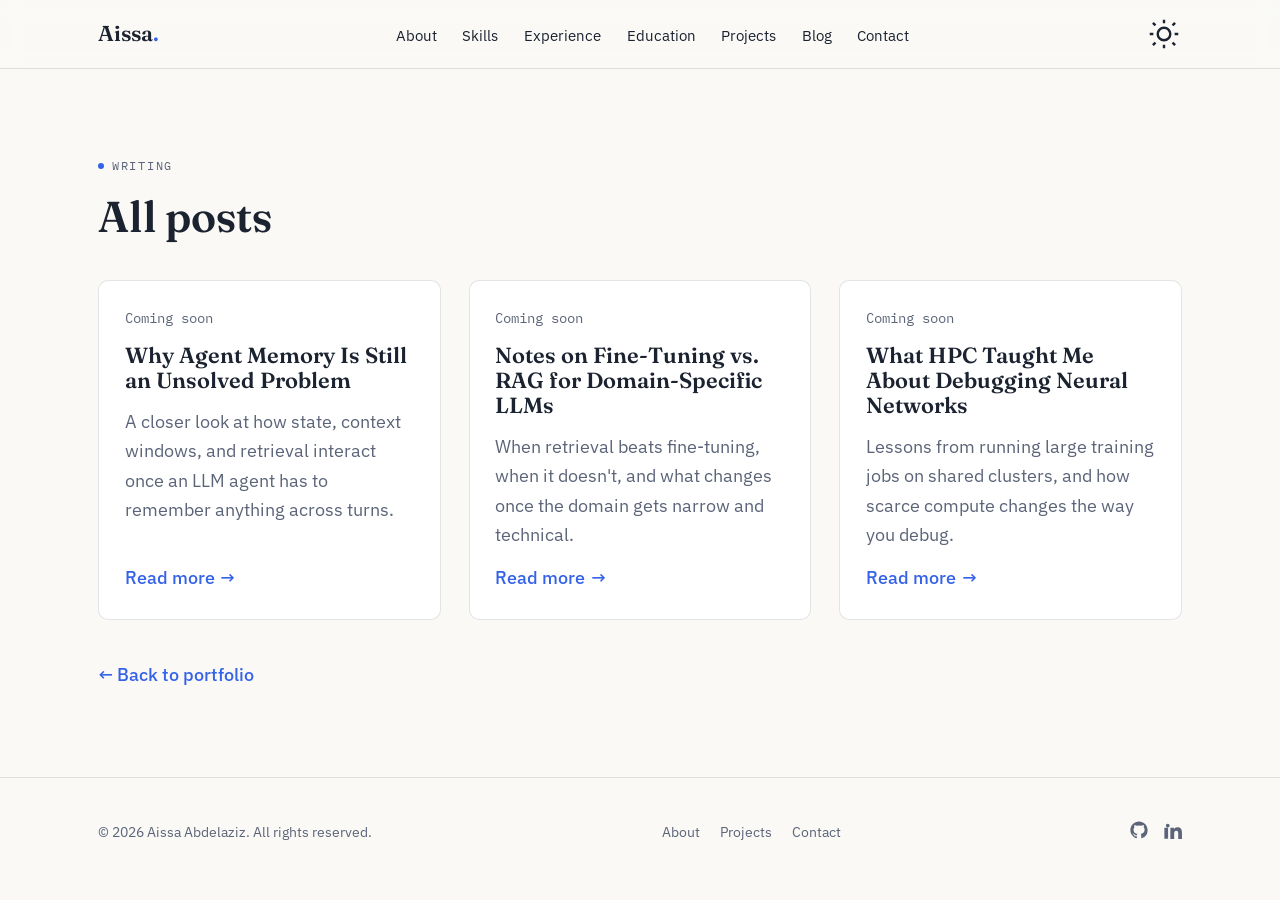
<file: blog/index.html>
<!DOCTYPE html>
<html lang="en">
<head>
<meta charset="UTF-8">
<meta name="viewport" content="width=device-width, initial-scale=1.0">
<title>Writing — Aissa Abdelaziz</title>
<meta name="description" content="Notes and essays by Aissa Abdelaziz on LLMs, AI agents, and applied machine learning.">

<!-- Theme is set before first paint to avoid a flash of the wrong theme. This is the
     only inline script in the page; everything else lives in js/main.js. -->
<script>
  (function () {
    try {
      var stored = localStorage.getItem('theme');
      var theme = stored || (window.matchMedia('(prefers-color-scheme: dark)').matches ? 'dark' : 'light');
      document.documentElement.setAttribute('data-theme', theme);
    } catch (e) {
      document.documentElement.setAttribute('data-theme', 'dark');
    }
  })();
</script>

<link rel="icon" href="data:image/svg+xml,%3Csvg xmlns='http://www.w3.org/2000/svg' viewBox='0 0 100 100'%3E%3Crect width='100' height='100' rx='22' fill='%233462E8'/%3E%3Ctext x='50' y='68' font-family='Georgia,serif' font-size='54' fill='white' text-anchor='middle'%3EA%3C/text%3E%3C/svg%3E">

<link rel="preconnect" href="https://fonts.googleapis.com">
<link rel="preconnect" href="https://fonts.gstatic.com" crossorigin>
<link href="https://fonts.googleapis.com/css2?family=Fraunces:opsz,wght@9..144,400;9..144,500;9..144,600&family=IBM+Plex+Mono:wght@400;500&family=IBM+Plex+Sans:wght@400;500;600&display=swap" rel="stylesheet">

<link rel="stylesheet" href="../css/styles.css">
</head>
<body>

<a class="skip-link" href="#main">Skip to main content</a>

<header class="site-header">
  <div class="container site-header__inner">
    <a class="logo" href="../index.html">Aissa<span class="logo__dot">.</span></a>

    <nav class="nav" aria-label="Primary">
      <ul class="nav__list" id="primary-nav">
        <li><a class="nav__link" href="../index.html#about">About</a></li>
        <li><a class="nav__link" href="../index.html#skills">Skills</a></li>
        <li><a class="nav__link" href="../index.html#experience">Experience</a></li>
        <li><a class="nav__link" href="../index.html#education">Education</a></li>
        <li><a class="nav__link" href="../projects/index.html">Projects</a></li>
        <li><a class="nav__link" href="index.html">Blog</a></li>
        <li><a class="nav__link" href="../index.html#contact">Contact</a></li>
      </ul>
    </nav>

    <div class="site-header__controls">
      <button class="theme-toggle" type="button" aria-pressed="false" aria-label="Switch to light theme">
        <svg class="theme-toggle__icon theme-toggle__icon--sun" viewBox="0 0 24 24" fill="none" stroke="currentColor" stroke-width="1.6" aria-hidden="true" focusable="false">
          <circle cx="12" cy="12" r="4.2"/>
          <path d="M12 2.5v2.4M12 19.1v2.4M4.6 4.6l1.7 1.7M17.7 17.7l1.7 1.7M2.5 12h2.4M19.1 12h2.4M4.6 19.4l1.7-1.7M17.7 6.3l1.7-1.7"/>
        </svg>
        <svg class="theme-toggle__icon theme-toggle__icon--moon" viewBox="0 0 24 24" fill="none" stroke="currentColor" stroke-width="1.6" aria-hidden="true" focusable="false">
          <path d="M20 14.5A8.5 8.5 0 1 1 9.5 4a6.8 6.8 0 0 0 10.5 10.5z"/>
        </svg>
      </button>

      <button class="nav-toggle" type="button" aria-expanded="false" aria-controls="primary-nav" aria-label="Toggle navigation menu">
        <span class="nav-toggle__bar"></span>
        <span class="nav-toggle__bar"></span>
        <span class="nav-toggle__bar"></span>
      </button>
    </div>
  </div>
</header>

<main id="main">
  <section class="section" aria-labelledby="blog-index-title">
    <div class="container">
      <p class="section__eyebrow reveal" data-stagger-index="0"><span class="dot" aria-hidden="true"></span>Writing</p>
      <h1 id="blog-index-title" class="section__title reveal" data-stagger-index="1">All posts</h1>

      <div class="blog__grid">
        <!-- PLACEHOLDER-BLOG-POST: replace with a real post (title, date, excerpt); body lives in agent-memory.html -->
        <article class="card card--post reveal" data-stagger-index="2">
          <p class="card__date"><time datetime="2026-01-01">Coming soon</time></p>
          <h2 class="card__title">Why Agent Memory Is Still an Unsolved Problem</h2>
          <p class="card__desc">A closer look at how state, context windows, and retrieval interact once an LLM agent has to remember anything across turns.</p>
          <a class="card__link" href="agent-memory.html">Read more <span aria-hidden="true">→</span></a>
        </article>

        <!-- PLACEHOLDER-BLOG-POST: replace with a real post (title, date, excerpt); body lives in finetuning-vs-rag.html -->
        <article class="card card--post reveal" data-stagger-index="3">
          <p class="card__date"><time datetime="2026-01-01">Coming soon</time></p>
          <h2 class="card__title">Notes on Fine-Tuning vs. RAG for Domain-Specific LLMs</h2>
          <p class="card__desc">When retrieval beats fine-tuning, when it doesn't, and what changes once the domain gets narrow and technical.</p>
          <a class="card__link" href="finetuning-vs-rag.html">Read more <span aria-hidden="true">→</span></a>
        </article>

        <!-- PLACEHOLDER-BLOG-POST: replace with a real post (title, date, excerpt); body lives in hpc-debugging.html -->
        <article class="card card--post reveal" data-stagger-index="4">
          <p class="card__date"><time datetime="2026-01-01">Coming soon</time></p>
          <h2 class="card__title">What HPC Taught Me About Debugging Neural Networks</h2>
          <p class="card__desc">Lessons from running large training jobs on shared clusters, and how scarce compute changes the way you debug.</p>
          <a class="card__link" href="hpc-debugging.html">Read more <span aria-hidden="true">→</span></a>
        </article>

        <!-- PLACEHOLDER-BLOG-POST: add a new <article class="card card--post"> block here for each new post, then link it from this grid -->
      </div>

      <p class="blog__all reveal" data-stagger-index="5"><a class="card__link" href="../index.html#hero">← Back to portfolio</a></p>
    </div>
  </section>
</main>

<footer class="site-footer">
  <div class="container site-footer__inner">
    <p class="site-footer__copy">© <span id="year"></span> Aissa Abdelaziz. All rights reserved.</p>

    <ul class="footer__links">
      <li><a href="../index.html#about">About</a></li>
      <li><a href="../projects/index.html">Projects</a></li>
      <li><a href="../index.html#contact">Contact</a></li>
    </ul>

    <ul class="hero__social">
      <li>
        <a href="https://github.com/aissa-abdelaziz" target="_blank" rel="noopener noreferrer" aria-label="GitHub profile">
          <svg viewBox="0 0 24 24" width="18" height="18" fill="currentColor" aria-hidden="true" focusable="false"><path d="M12 .5C5.73.5.5 5.73.5 12c0 5.1 3.29 9.4 7.86 10.93.57.1.78-.25.78-.55v-2.1c-3.2.7-3.87-1.36-3.87-1.36-.53-1.34-1.29-1.7-1.29-1.7-1.05-.72.08-.7.08-.7 1.17.08 1.78 1.2 1.78 1.2 1.03 1.77 2.71 1.26 3.37.96.1-.75.4-1.26.73-1.55-2.55-.29-5.24-1.28-5.24-5.7 0-1.26.45-2.29 1.19-3.1-.12-.29-.52-1.46.11-3.05 0 0 .97-.31 3.18 1.18a11 11 0 0 1 5.8 0c2.2-1.49 3.17-1.18 3.17-1.18.64 1.59.24 2.76.12 3.05.74.81 1.18 1.84 1.18 3.1 0 4.43-2.7 5.4-5.26 5.68.41.36.78 1.08.78 2.17v3.22c0 .3.2.66.79.55A11.5 11.5 0 0 0 23.5 12C23.5 5.73 18.27.5 12 .5Z"/></svg>
        </a>
      </li>
      <li>
        <a href="https://www.linkedin.com/in/aissa-abdelaziz-50b8b819b/" target="_blank" rel="noopener noreferrer" aria-label="LinkedIn profile">
          <svg viewBox="0 0 24 24" width="18" height="18" fill="currentColor" aria-hidden="true" focusable="false"><path d="M4.98 3.5a2.5 2.5 0 1 1 0 5 2.5 2.5 0 0 1 0-5ZM.5 8.98h4.96V23.5H.5V8.98Zm7.98 0h4.75v1.99h.07c.66-1.25 2.28-2.57 4.69-2.57 5.02 0 5.94 3.3 5.94 7.6v8.5h-4.96v-7.54c0-1.8-.03-4.11-2.5-4.11-2.51 0-2.9 1.96-2.9 3.98v7.67H8.48V8.98Z"/></svg>
        </a>
      </li>
    </ul>
  </div>
</footer>

<script src="../js/main.js" defer></script>
</body>
</html>
</file>
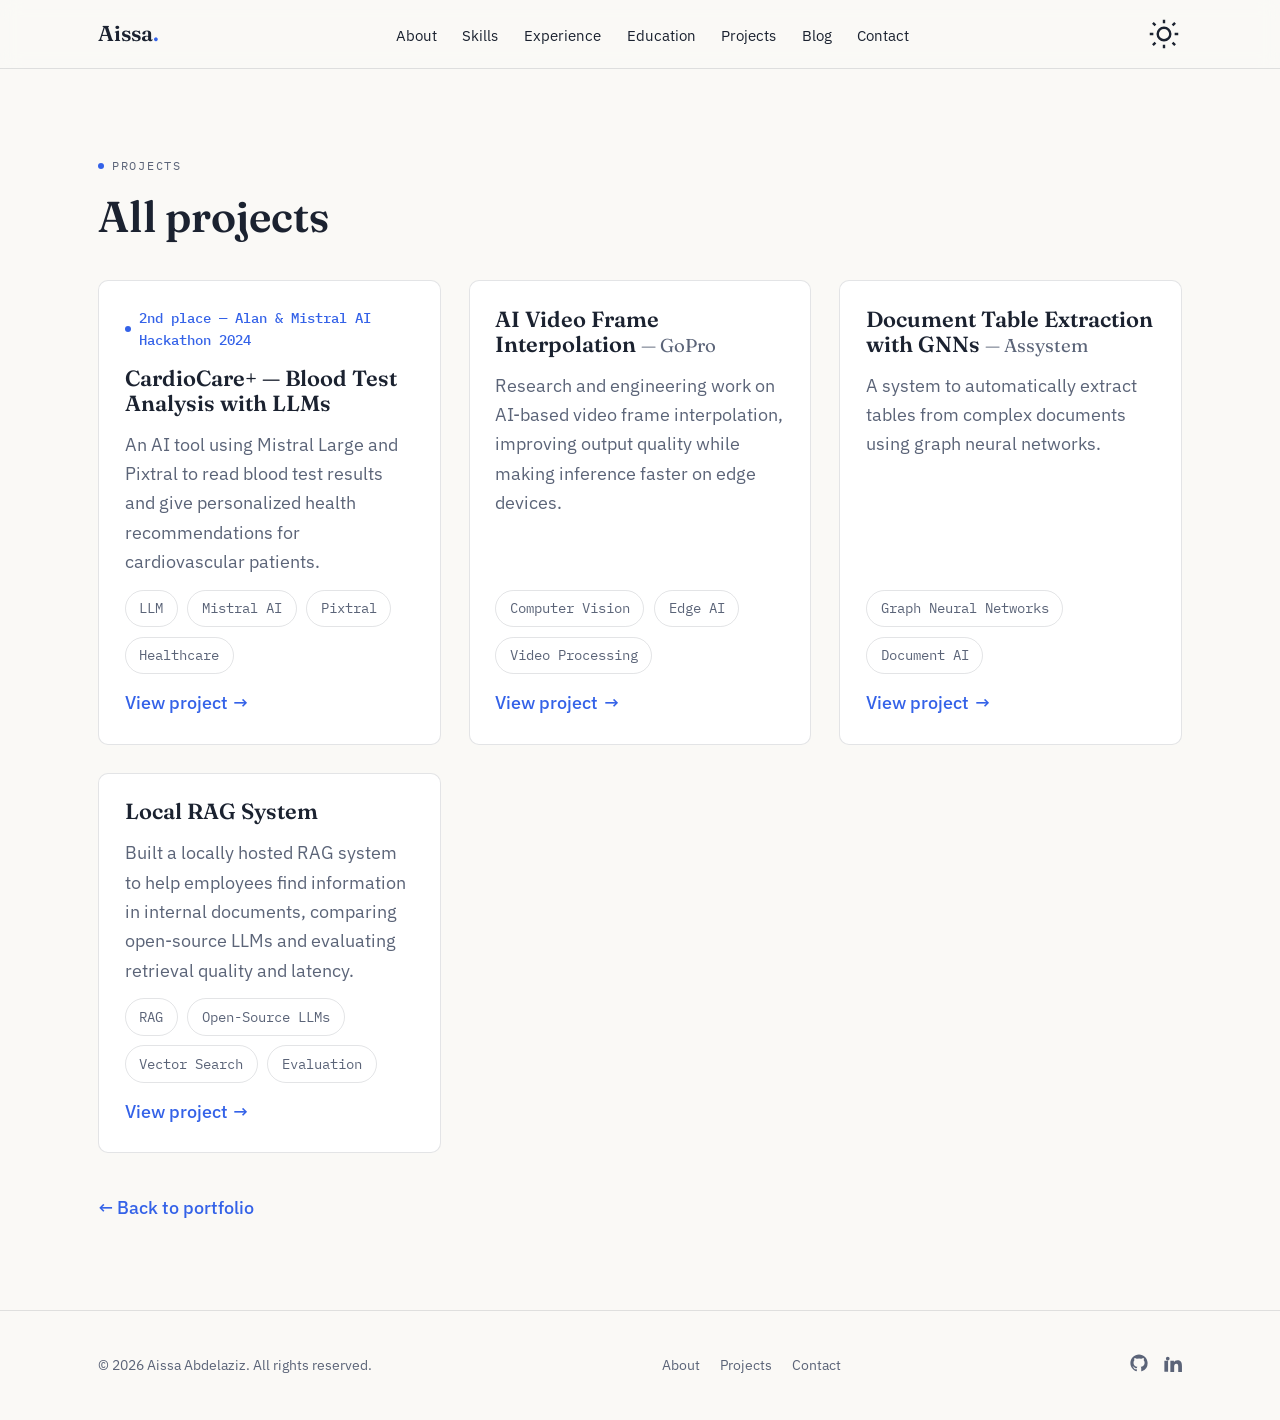
<file: projects/index.html>
<!DOCTYPE html>
<html lang="en">
<head>
<meta charset="UTF-8">
<meta name="viewport" content="width=device-width, initial-scale=1.0">
<title>Projects — Aissa Abdelaziz</title>
<meta name="description" content="Selected AI and machine learning projects by Aissa Abdelaziz, from LLM-powered tools to computer vision and graph neural networks.">

<!-- Theme is set before first paint to avoid a flash of the wrong theme. This is the
     only inline script in the page; everything else lives in js/main.js. -->
<script>
  (function () {
    try {
      var stored = localStorage.getItem('theme');
      var theme = stored || (window.matchMedia('(prefers-color-scheme: dark)').matches ? 'dark' : 'light');
      document.documentElement.setAttribute('data-theme', theme);
    } catch (e) {
      document.documentElement.setAttribute('data-theme', 'dark');
    }
  })();
</script>

<link rel="icon" href="data:image/svg+xml,%3Csvg xmlns='http://www.w3.org/2000/svg' viewBox='0 0 100 100'%3E%3Crect width='100' height='100' rx='22' fill='%233462E8'/%3E%3Ctext x='50' y='68' font-family='Georgia,serif' font-size='54' fill='white' text-anchor='middle'%3EA%3C/text%3E%3C/svg%3E">

<link rel="preconnect" href="https://fonts.googleapis.com">
<link rel="preconnect" href="https://fonts.gstatic.com" crossorigin>
<link href="https://fonts.googleapis.com/css2?family=Fraunces:opsz,wght@9..144,400;9..144,500;9..144,600&family=IBM+Plex+Mono:wght@400;500&family=IBM+Plex+Sans:wght@400;500;600&display=swap" rel="stylesheet">

<link rel="stylesheet" href="../css/styles.css">
</head>
<body>

<a class="skip-link" href="#main">Skip to main content</a>

<header class="site-header">
  <div class="container site-header__inner">
    <a class="logo" href="../index.html">Aissa<span class="logo__dot">.</span></a>

    <nav class="nav" aria-label="Primary">
      <ul class="nav__list" id="primary-nav">
        <li><a class="nav__link" href="../index.html#about">About</a></li>
        <li><a class="nav__link" href="../index.html#skills">Skills</a></li>
        <li><a class="nav__link" href="../index.html#experience">Experience</a></li>
        <li><a class="nav__link" href="../index.html#education">Education</a></li>
        <li><a class="nav__link" href="index.html">Projects</a></li>
        <li><a class="nav__link" href="../blog/index.html">Blog</a></li>
        <li><a class="nav__link" href="../index.html#contact">Contact</a></li>
      </ul>
    </nav>

    <div class="site-header__controls">
      <button class="theme-toggle" type="button" aria-pressed="false" aria-label="Switch to light theme">
        <svg class="theme-toggle__icon theme-toggle__icon--sun" viewBox="0 0 24 24" fill="none" stroke="currentColor" stroke-width="1.6" aria-hidden="true" focusable="false">
          <circle cx="12" cy="12" r="4.2"/>
          <path d="M12 2.5v2.4M12 19.1v2.4M4.6 4.6l1.7 1.7M17.7 17.7l1.7 1.7M2.5 12h2.4M19.1 12h2.4M4.6 19.4l1.7-1.7M17.7 6.3l1.7-1.7"/>
        </svg>
        <svg class="theme-toggle__icon theme-toggle__icon--moon" viewBox="0 0 24 24" fill="none" stroke="currentColor" stroke-width="1.6" aria-hidden="true" focusable="false">
          <path d="M20 14.5A8.5 8.5 0 1 1 9.5 4a6.8 6.8 0 0 0 10.5 10.5z"/>
        </svg>
      </button>

      <button class="nav-toggle" type="button" aria-expanded="false" aria-controls="primary-nav" aria-label="Toggle navigation menu">
        <span class="nav-toggle__bar"></span>
        <span class="nav-toggle__bar"></span>
        <span class="nav-toggle__bar"></span>
      </button>
    </div>
  </div>
</header>

<main id="main">
  <section class="section" aria-labelledby="projects-index-title">
    <div class="container">
      <p class="section__eyebrow reveal" data-stagger-index="0"><span class="dot" aria-hidden="true"></span>Projects</p>
      <h1 id="projects-index-title" class="section__title reveal" data-stagger-index="1">All projects</h1>

      <div class="projects__grid">
        <article class="card reveal" data-stagger-index="2">
          <span class="card__badge"><span class="dot" aria-hidden="true"></span>2nd place — Alan &amp; Mistral AI Hackathon 2024</span>
          <h2 class="card__title">CardioCare+ — Blood Test Analysis with LLMs</h2>
          <p class="card__desc">An AI tool using Mistral Large and Pixtral to read blood test results and give personalized health recommendations for cardiovascular patients.</p>
          <ul class="tag-list">
            <li class="tag">LLM</li>
            <li class="tag">Mistral AI</li>
            <li class="tag">Pixtral</li>
            <li class="tag">Healthcare</li>
          </ul>
          <a class="card__link" href="cardiocare.html">View project <span aria-hidden="true">→</span></a>
        </article>

        <article class="card reveal" data-stagger-index="3">
          <h2 class="card__title">AI Video Frame Interpolation <span class="card__org">— GoPro</span></h2>
          <p class="card__desc">Research and engineering work on AI-based video frame interpolation, improving output quality while making inference faster on edge devices.</p>
          <ul class="tag-list">
            <li class="tag">Computer Vision</li>
            <li class="tag">Edge AI</li>
            <li class="tag">Video Processing</li>
          </ul>
          <a class="card__link" href="gopro-video-interpolation.html">View project <span aria-hidden="true">→</span></a>
        </article>

        <article class="card reveal" data-stagger-index="4">
          <h2 class="card__title">Document Table Extraction with GNNs <span class="card__org">— Assystem</span></h2>
          <p class="card__desc">A system to automatically extract tables from complex documents using graph neural networks.</p>
          <ul class="tag-list">
            <li class="tag">Graph Neural Networks</li>
            <li class="tag">Document AI</li>
          </ul>
          <a class="card__link" href="document-table-extraction.html">View project <span aria-hidden="true">→</span></a>
        </article>

        <article class="card reveal" data-stagger-index="5">
          <h2 class="card__title">Local RAG System</h2>
          <p class="card__desc">Built a locally hosted RAG system to help employees find information in internal documents, comparing open-source LLMs and evaluating retrieval quality and latency.</p>
          <ul class="tag-list">
            <li class="tag">RAG</li>
            <li class="tag">Open-Source LLMs</li>
            <li class="tag">Vector Search</li>
            <li class="tag">Evaluation</li>
          </ul>
          <a class="card__link" href="local-rag.html">View project <span aria-hidden="true">→</span></a>
        </article>

      </div>

      <p class="projects__all reveal" data-stagger-index="7"><a class="card__link" href="../index.html#hero">← Back to portfolio</a></p>
    </div>
  </section>
</main>

<footer class="site-footer">
  <div class="container site-footer__inner">
    <p class="site-footer__copy">© <span id="year"></span> Aissa Abdelaziz. All rights reserved.</p>

    <ul class="footer__links">
      <li><a href="../index.html#about">About</a></li>
      <li><a href="index.html">Projects</a></li>
      <li><a href="../index.html#contact">Contact</a></li>
    </ul>

    <ul class="hero__social">
      <li>
        <a href="https://github.com/aissa-abdelaziz" target="_blank" rel="noopener noreferrer" aria-label="GitHub profile">
          <svg viewBox="0 0 24 24" width="18" height="18" fill="currentColor" aria-hidden="true" focusable="false"><path d="M12 .5C5.73.5.5 5.73.5 12c0 5.1 3.29 9.4 7.86 10.93.57.1.78-.25.78-.55v-2.1c-3.2.7-3.87-1.36-3.87-1.36-.53-1.34-1.29-1.7-1.29-1.7-1.05-.72.08-.7.08-.7 1.17.08 1.78 1.2 1.78 1.2 1.03 1.77 2.71 1.26 3.37.96.1-.75.4-1.26.73-1.55-2.55-.29-5.24-1.28-5.24-5.7 0-1.26.45-2.29 1.19-3.1-.12-.29-.52-1.46.11-3.05 0 0 .97-.31 3.18 1.18a11 11 0 0 1 5.8 0c2.2-1.49 3.17-1.18 3.17-1.18.64 1.59.24 2.76.12 3.05.74.81 1.18 1.84 1.18 3.1 0 4.43-2.7 5.4-5.26 5.68.41.36.78 1.08.78 2.17v3.22c0 .3.2.66.79.55A11.5 11.5 0 0 0 23.5 12C23.5 5.73 18.27.5 12 .5Z"/></svg>
        </a>
      </li>
      <li>
        <a href="https://www.linkedin.com/in/aissa-abdelaziz-50b8b819b/" target="_blank" rel="noopener noreferrer" aria-label="LinkedIn profile">
          <svg viewBox="0 0 24 24" width="18" height="18" fill="currentColor" aria-hidden="true" focusable="false"><path d="M4.98 3.5a2.5 2.5 0 1 1 0 5 2.5 2.5 0 0 1 0-5ZM.5 8.98h4.96V23.5H.5V8.98Zm7.98 0h4.75v1.99h.07c.66-1.25 2.28-2.57 4.69-2.57 5.02 0 5.94 3.3 5.94 7.6v8.5h-4.96v-7.54c0-1.8-.03-4.11-2.5-4.11-2.51 0-2.9 1.96-2.9 3.98v7.67H8.48V8.98Z"/></svg>
        </a>
      </li>
    </ul>
  </div>
</footer>

<script src="../js/main.js" defer></script>
</body>
</html>
</file>
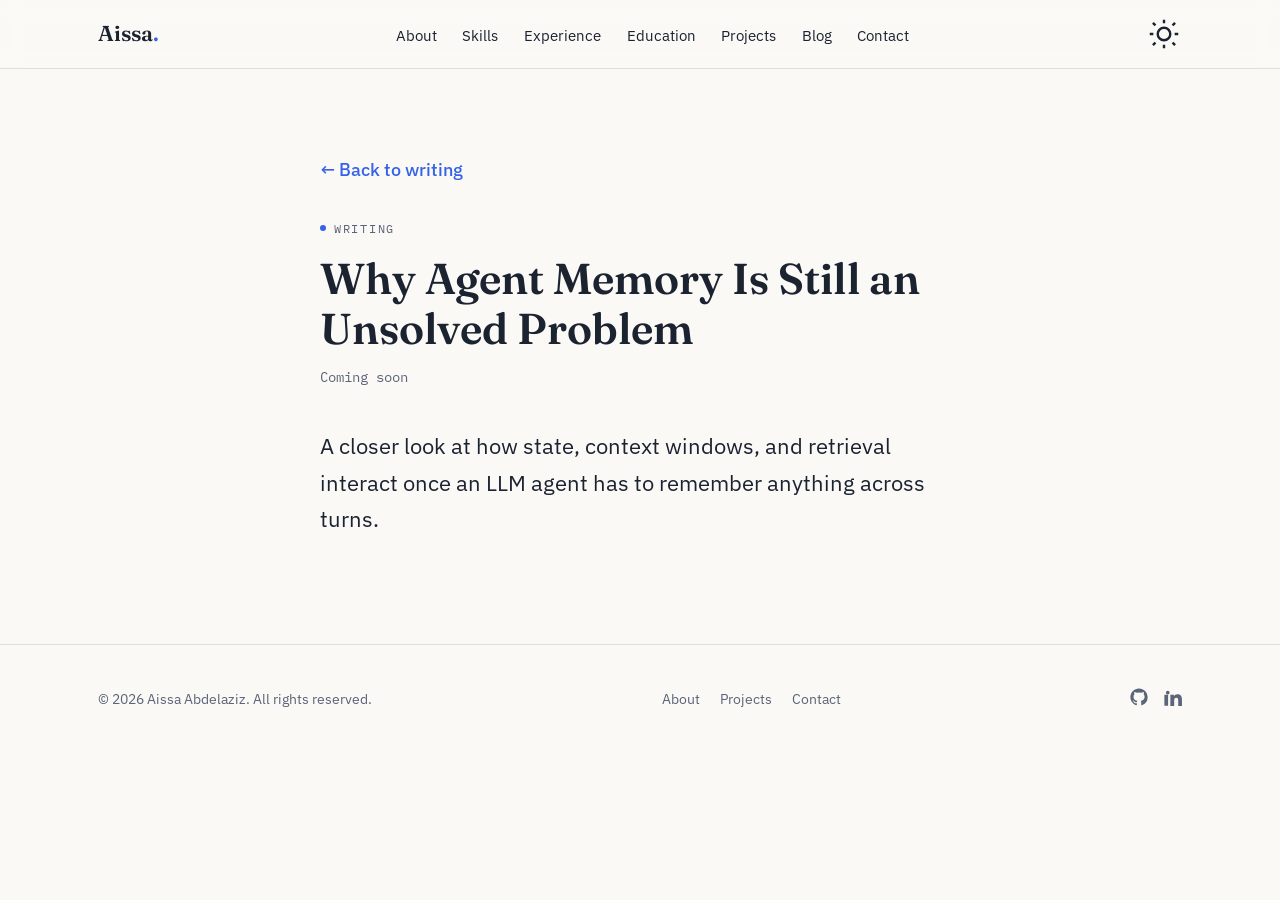
<file: blog/agent-memory.html>
<!DOCTYPE html>
<html lang="en">
<head>
<meta charset="UTF-8">
<meta name="viewport" content="width=device-width, initial-scale=1.0">
<title>Why Agent Memory Is Still an Unsolved Problem — Aissa Abdelaziz</title>
<meta name="description" content="A closer look at how state, context windows, and retrieval interact once an LLM agent has to remember anything across turns.">

<!-- Theme is set before first paint to avoid a flash of the wrong theme. This is the
     only inline script in the page; everything else lives in js/main.js. -->
<script>
  (function () {
    try {
      var stored = localStorage.getItem('theme');
      var theme = stored || (window.matchMedia('(prefers-color-scheme: dark)').matches ? 'dark' : 'light');
      document.documentElement.setAttribute('data-theme', theme);
    } catch (e) {
      document.documentElement.setAttribute('data-theme', 'dark');
    }
  })();
</script>

<link rel="icon" href="data:image/svg+xml,%3Csvg xmlns='http://www.w3.org/2000/svg' viewBox='0 0 100 100'%3E%3Crect width='100' height='100' rx='22' fill='%233462E8'/%3E%3Ctext x='50' y='68' font-family='Georgia,serif' font-size='54' fill='white' text-anchor='middle'%3EA%3C/text%3E%3C/svg%3E">

<link rel="preconnect" href="https://fonts.googleapis.com">
<link rel="preconnect" href="https://fonts.gstatic.com" crossorigin>
<link href="https://fonts.googleapis.com/css2?family=Fraunces:opsz,wght@9..144,400;9..144,500;9..144,600&family=IBM+Plex+Mono:wght@400;500&family=IBM+Plex+Sans:wght@400;500;600&display=swap" rel="stylesheet">

<link rel="stylesheet" href="../css/styles.css">
</head>
<body>

<a class="skip-link" href="#main">Skip to main content</a>

<header class="site-header">
  <div class="container site-header__inner">
    <a class="logo" href="../index.html">Aissa<span class="logo__dot">.</span></a>

    <nav class="nav" aria-label="Primary">
      <ul class="nav__list" id="primary-nav">
        <li><a class="nav__link" href="../index.html#about">About</a></li>
        <li><a class="nav__link" href="../index.html#skills">Skills</a></li>
        <li><a class="nav__link" href="../index.html#experience">Experience</a></li>
        <li><a class="nav__link" href="../index.html#education">Education</a></li>
        <li><a class="nav__link" href="../projects/index.html">Projects</a></li>
        <li><a class="nav__link" href="index.html">Blog</a></li>
        <li><a class="nav__link" href="../index.html#contact">Contact</a></li>
      </ul>
    </nav>

    <div class="site-header__controls">
      <button class="theme-toggle" type="button" aria-pressed="false" aria-label="Switch to light theme">
        <svg class="theme-toggle__icon theme-toggle__icon--sun" viewBox="0 0 24 24" fill="none" stroke="currentColor" stroke-width="1.6" aria-hidden="true" focusable="false">
          <circle cx="12" cy="12" r="4.2"/>
          <path d="M12 2.5v2.4M12 19.1v2.4M4.6 4.6l1.7 1.7M17.7 17.7l1.7 1.7M2.5 12h2.4M19.1 12h2.4M4.6 19.4l1.7-1.7M17.7 6.3l1.7-1.7"/>
        </svg>
        <svg class="theme-toggle__icon theme-toggle__icon--moon" viewBox="0 0 24 24" fill="none" stroke="currentColor" stroke-width="1.6" aria-hidden="true" focusable="false">
          <path d="M20 14.5A8.5 8.5 0 1 1 9.5 4a6.8 6.8 0 0 0 10.5 10.5z"/>
        </svg>
      </button>

      <button class="nav-toggle" type="button" aria-expanded="false" aria-controls="primary-nav" aria-label="Toggle navigation menu">
        <span class="nav-toggle__bar"></span>
        <span class="nav-toggle__bar"></span>
        <span class="nav-toggle__bar"></span>
      </button>
    </div>
  </div>
</header>

<main id="main">
  <article class="section" aria-labelledby="post-title">
    <div class="container post__container">
      <p class="post__back reveal" data-stagger-index="0"><a class="card__link" href="index.html">← Back to writing</a></p>

      <p class="section__eyebrow reveal" data-stagger-index="1"><span class="dot" aria-hidden="true"></span>Writing</p>
      <h1 id="post-title" class="post__title reveal" data-stagger-index="2">Why Agent Memory Is Still an Unsolved Problem</h1>
      <p class="post__meta reveal" data-stagger-index="3"><time datetime="2026-01-01">Coming soon</time></p>

      <div class="post__body reveal" data-stagger-index="4">
        <p class="post__lead">A closer look at how state, context windows, and retrieval interact once an LLM agent has to remember anything across turns.</p>

        <!-- PLACEHOLDER-BLOG-POST-BODY: replace this paragraph with your full article.
             Headings (use <h2>), paragraphs (class="post__text"), and lists all inherit
             the site's styling automatically — no extra markup needed. -->
      </div>
    </div>
  </article>
</main>

<footer class="site-footer">
  <div class="container site-footer__inner">
    <p class="site-footer__copy">© <span id="year"></span> Aissa Abdelaziz. All rights reserved.</p>

    <ul class="footer__links">
      <li><a href="../index.html#about">About</a></li>
      <li><a href="../projects/index.html">Projects</a></li>
      <li><a href="../index.html#contact">Contact</a></li>
    </ul>

    <ul class="hero__social">
      <li>
        <a href="https://github.com/aissa-abdelaziz" target="_blank" rel="noopener noreferrer" aria-label="GitHub profile">
          <svg viewBox="0 0 24 24" width="18" height="18" fill="currentColor" aria-hidden="true" focusable="false"><path d="M12 .5C5.73.5.5 5.73.5 12c0 5.1 3.29 9.4 7.86 10.93.57.1.78-.25.78-.55v-2.1c-3.2.7-3.87-1.36-3.87-1.36-.53-1.34-1.29-1.7-1.29-1.7-1.05-.72.08-.7.08-.7 1.17.08 1.78 1.2 1.78 1.2 1.03 1.77 2.71 1.26 3.37.96.1-.75.4-1.26.73-1.55-2.55-.29-5.24-1.28-5.24-5.7 0-1.26.45-2.29 1.19-3.1-.12-.29-.52-1.46.11-3.05 0 0 .97-.31 3.18 1.18a11 11 0 0 1 5.8 0c2.2-1.49 3.17-1.18 3.17-1.18.64 1.59.24 2.76.12 3.05.74.81 1.18 1.84 1.18 3.1 0 4.43-2.7 5.4-5.26 5.68.41.36.78 1.08.78 2.17v3.22c0 .3.2.66.79.55A11.5 11.5 0 0 0 23.5 12C23.5 5.73 18.27.5 12 .5Z"/></svg>
        </a>
      </li>
      <li>
        <a href="https://www.linkedin.com/in/aissa-abdelaziz-50b8b819b/" target="_blank" rel="noopener noreferrer" aria-label="LinkedIn profile">
          <svg viewBox="0 0 24 24" width="18" height="18" fill="currentColor" aria-hidden="true" focusable="false"><path d="M4.98 3.5a2.5 2.5 0 1 1 0 5 2.5 2.5 0 0 1 0-5ZM.5 8.98h4.96V23.5H.5V8.98Zm7.98 0h4.75v1.99h.07c.66-1.25 2.28-2.57 4.69-2.57 5.02 0 5.94 3.3 5.94 7.6v8.5h-4.96v-7.54c0-1.8-.03-4.11-2.5-4.11-2.51 0-2.9 1.96-2.9 3.98v7.67H8.48V8.98Z"/></svg>
        </a>
      </li>
    </ul>
  </div>
</footer>

<script src="../js/main.js" defer></script>
</body>
</html>
</file>
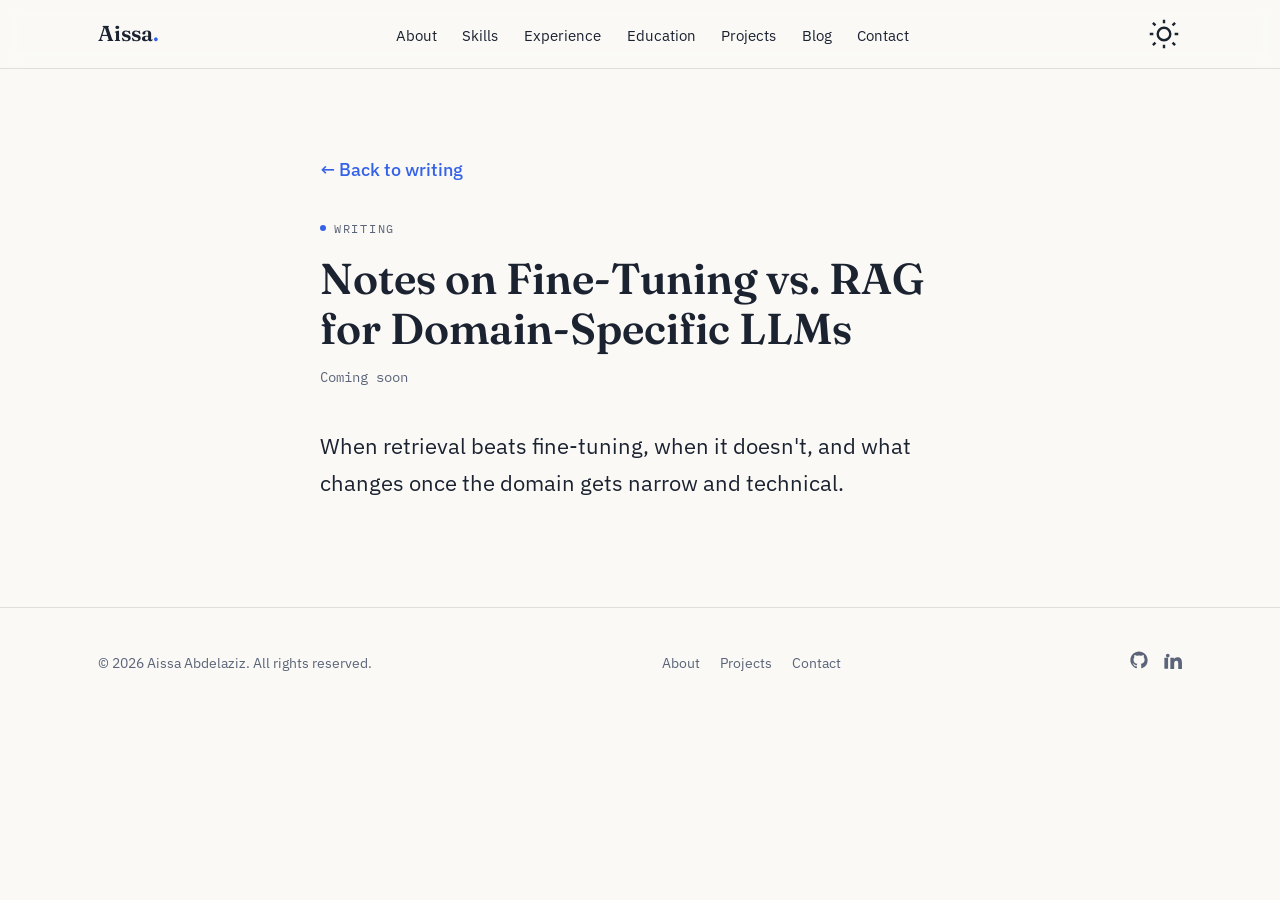
<file: blog/finetuning-vs-rag.html>
<!DOCTYPE html>
<html lang="en">
<head>
<meta charset="UTF-8">
<meta name="viewport" content="width=device-width, initial-scale=1.0">
<title>Notes on Fine-Tuning vs. RAG for Domain-Specific LLMs — Aissa Abdelaziz</title>
<meta name="description" content="When retrieval beats fine-tuning, when it doesn't, and what changes once the domain gets narrow and technical.">

<!-- Theme is set before first paint to avoid a flash of the wrong theme. This is the
     only inline script in the page; everything else lives in js/main.js. -->
<script>
  (function () {
    try {
      var stored = localStorage.getItem('theme');
      var theme = stored || (window.matchMedia('(prefers-color-scheme: dark)').matches ? 'dark' : 'light');
      document.documentElement.setAttribute('data-theme', theme);
    } catch (e) {
      document.documentElement.setAttribute('data-theme', 'dark');
    }
  })();
</script>

<link rel="icon" href="data:image/svg+xml,%3Csvg xmlns='http://www.w3.org/2000/svg' viewBox='0 0 100 100'%3E%3Crect width='100' height='100' rx='22' fill='%233462E8'/%3E%3Ctext x='50' y='68' font-family='Georgia,serif' font-size='54' fill='white' text-anchor='middle'%3EA%3C/text%3E%3C/svg%3E">

<link rel="preconnect" href="https://fonts.googleapis.com">
<link rel="preconnect" href="https://fonts.gstatic.com" crossorigin>
<link href="https://fonts.googleapis.com/css2?family=Fraunces:opsz,wght@9..144,400;9..144,500;9..144,600&family=IBM+Plex+Mono:wght@400;500&family=IBM+Plex+Sans:wght@400;500;600&display=swap" rel="stylesheet">

<link rel="stylesheet" href="../css/styles.css">
</head>
<body>

<a class="skip-link" href="#main">Skip to main content</a>

<header class="site-header">
  <div class="container site-header__inner">
    <a class="logo" href="../index.html">Aissa<span class="logo__dot">.</span></a>

    <nav class="nav" aria-label="Primary">
      <ul class="nav__list" id="primary-nav">
        <li><a class="nav__link" href="../index.html#about">About</a></li>
        <li><a class="nav__link" href="../index.html#skills">Skills</a></li>
        <li><a class="nav__link" href="../index.html#experience">Experience</a></li>
        <li><a class="nav__link" href="../index.html#education">Education</a></li>
        <li><a class="nav__link" href="../projects/index.html">Projects</a></li>
        <li><a class="nav__link" href="index.html">Blog</a></li>
        <li><a class="nav__link" href="../index.html#contact">Contact</a></li>
      </ul>
    </nav>

    <div class="site-header__controls">
      <button class="theme-toggle" type="button" aria-pressed="false" aria-label="Switch to light theme">
        <svg class="theme-toggle__icon theme-toggle__icon--sun" viewBox="0 0 24 24" fill="none" stroke="currentColor" stroke-width="1.6" aria-hidden="true" focusable="false">
          <circle cx="12" cy="12" r="4.2"/>
          <path d="M12 2.5v2.4M12 19.1v2.4M4.6 4.6l1.7 1.7M17.7 17.7l1.7 1.7M2.5 12h2.4M19.1 12h2.4M4.6 19.4l1.7-1.7M17.7 6.3l1.7-1.7"/>
        </svg>
        <svg class="theme-toggle__icon theme-toggle__icon--moon" viewBox="0 0 24 24" fill="none" stroke="currentColor" stroke-width="1.6" aria-hidden="true" focusable="false">
          <path d="M20 14.5A8.5 8.5 0 1 1 9.5 4a6.8 6.8 0 0 0 10.5 10.5z"/>
        </svg>
      </button>

      <button class="nav-toggle" type="button" aria-expanded="false" aria-controls="primary-nav" aria-label="Toggle navigation menu">
        <span class="nav-toggle__bar"></span>
        <span class="nav-toggle__bar"></span>
        <span class="nav-toggle__bar"></span>
      </button>
    </div>
  </div>
</header>

<main id="main">
  <article class="section" aria-labelledby="post-title">
    <div class="container post__container">
      <p class="post__back reveal" data-stagger-index="0"><a class="card__link" href="index.html">← Back to writing</a></p>

      <p class="section__eyebrow reveal" data-stagger-index="1"><span class="dot" aria-hidden="true"></span>Writing</p>
      <h1 id="post-title" class="post__title reveal" data-stagger-index="2">Notes on Fine-Tuning vs. RAG for Domain-Specific LLMs</h1>
      <p class="post__meta reveal" data-stagger-index="3"><time datetime="2026-01-01">Coming soon</time></p>

      <div class="post__body reveal" data-stagger-index="4">
        <p class="post__lead">When retrieval beats fine-tuning, when it doesn't, and what changes once the domain gets narrow and technical.</p>

        <!-- PLACEHOLDER-BLOG-POST-BODY: replace this paragraph with your full article.
             Headings (use <h2>), paragraphs (class="post__text"), and lists all inherit
             the site's styling automatically — no extra markup needed. -->
      </div>
    </div>
  </article>
</main>

<footer class="site-footer">
  <div class="container site-footer__inner">
    <p class="site-footer__copy">© <span id="year"></span> Aissa Abdelaziz. All rights reserved.</p>

    <ul class="footer__links">
      <li><a href="../index.html#about">About</a></li>
      <li><a href="../projects/index.html">Projects</a></li>
      <li><a href="../index.html#contact">Contact</a></li>
    </ul>

    <ul class="hero__social">
      <li>
        <a href="https://github.com/aissa-abdelaziz" target="_blank" rel="noopener noreferrer" aria-label="GitHub profile">
          <svg viewBox="0 0 24 24" width="18" height="18" fill="currentColor" aria-hidden="true" focusable="false"><path d="M12 .5C5.73.5.5 5.73.5 12c0 5.1 3.29 9.4 7.86 10.93.57.1.78-.25.78-.55v-2.1c-3.2.7-3.87-1.36-3.87-1.36-.53-1.34-1.29-1.7-1.29-1.7-1.05-.72.08-.7.08-.7 1.17.08 1.78 1.2 1.78 1.2 1.03 1.77 2.71 1.26 3.37.96.1-.75.4-1.26.73-1.55-2.55-.29-5.24-1.28-5.24-5.7 0-1.26.45-2.29 1.19-3.1-.12-.29-.52-1.46.11-3.05 0 0 .97-.31 3.18 1.18a11 11 0 0 1 5.8 0c2.2-1.49 3.17-1.18 3.17-1.18.64 1.59.24 2.76.12 3.05.74.81 1.18 1.84 1.18 3.1 0 4.43-2.7 5.4-5.26 5.68.41.36.78 1.08.78 2.17v3.22c0 .3.2.66.79.55A11.5 11.5 0 0 0 23.5 12C23.5 5.73 18.27.5 12 .5Z"/></svg>
        </a>
      </li>
      <li>
        <a href="https://www.linkedin.com/in/aissa-abdelaziz-50b8b819b/" target="_blank" rel="noopener noreferrer" aria-label="LinkedIn profile">
          <svg viewBox="0 0 24 24" width="18" height="18" fill="currentColor" aria-hidden="true" focusable="false"><path d="M4.98 3.5a2.5 2.5 0 1 1 0 5 2.5 2.5 0 0 1 0-5ZM.5 8.98h4.96V23.5H.5V8.98Zm7.98 0h4.75v1.99h.07c.66-1.25 2.28-2.57 4.69-2.57 5.02 0 5.94 3.3 5.94 7.6v8.5h-4.96v-7.54c0-1.8-.03-4.11-2.5-4.11-2.51 0-2.9 1.96-2.9 3.98v7.67H8.48V8.98Z"/></svg>
        </a>
      </li>
    </ul>
  </div>
</footer>

<script src="../js/main.js" defer></script>
</body>
</html>
</file>
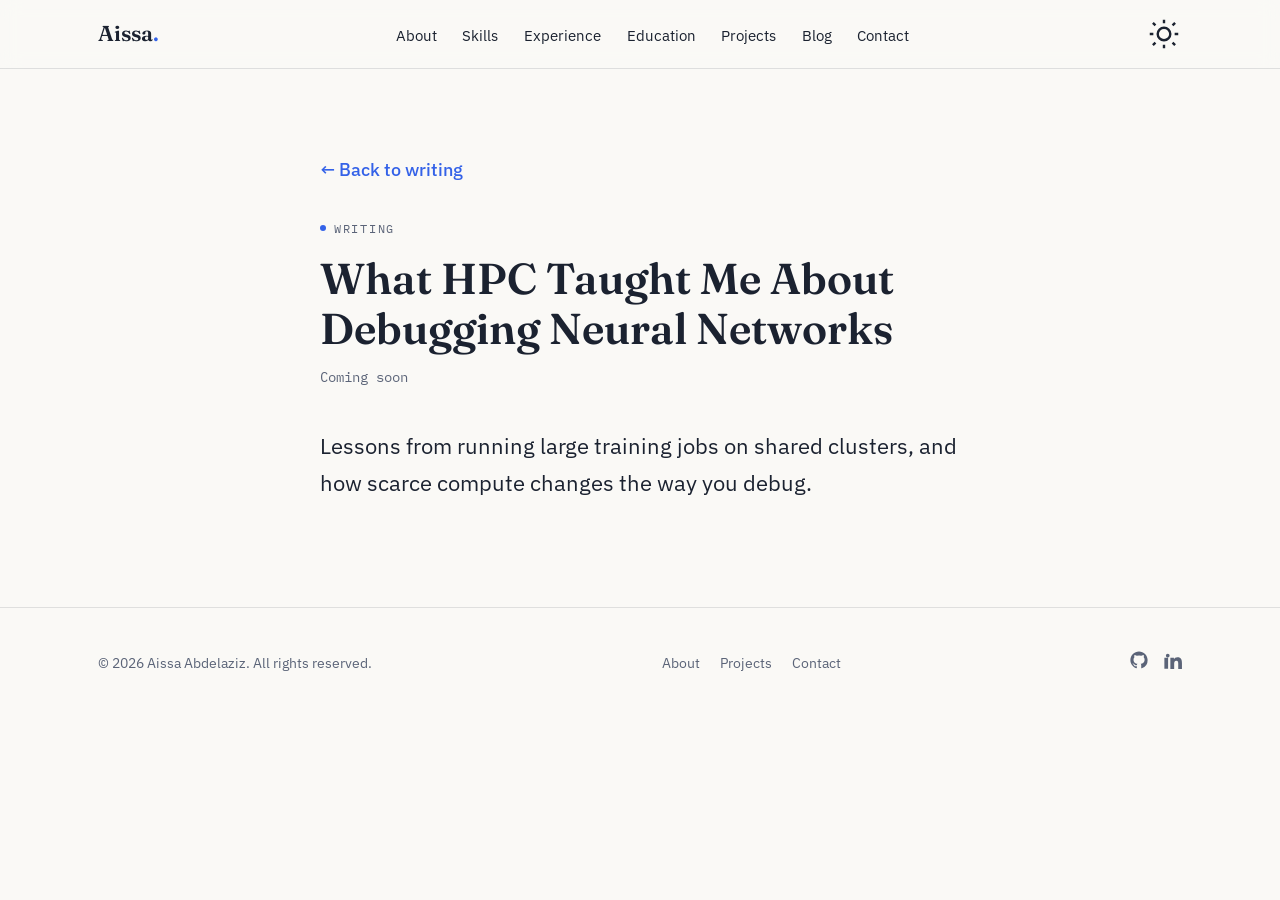
<file: blog/hpc-debugging.html>
<!DOCTYPE html>
<html lang="en">
<head>
<meta charset="UTF-8">
<meta name="viewport" content="width=device-width, initial-scale=1.0">
<title>What HPC Taught Me About Debugging Neural Networks — Aissa Abdelaziz</title>
<meta name="description" content="Lessons from running large training jobs on shared clusters, and how scarce compute changes the way you debug.">

<!-- Theme is set before first paint to avoid a flash of the wrong theme. This is the
     only inline script in the page; everything else lives in js/main.js. -->
<script>
  (function () {
    try {
      var stored = localStorage.getItem('theme');
      var theme = stored || (window.matchMedia('(prefers-color-scheme: dark)').matches ? 'dark' : 'light');
      document.documentElement.setAttribute('data-theme', theme);
    } catch (e) {
      document.documentElement.setAttribute('data-theme', 'dark');
    }
  })();
</script>

<link rel="icon" href="data:image/svg+xml,%3Csvg xmlns='http://www.w3.org/2000/svg' viewBox='0 0 100 100'%3E%3Crect width='100' height='100' rx='22' fill='%233462E8'/%3E%3Ctext x='50' y='68' font-family='Georgia,serif' font-size='54' fill='white' text-anchor='middle'%3EA%3C/text%3E%3C/svg%3E">

<link rel="preconnect" href="https://fonts.googleapis.com">
<link rel="preconnect" href="https://fonts.gstatic.com" crossorigin>
<link href="https://fonts.googleapis.com/css2?family=Fraunces:opsz,wght@9..144,400;9..144,500;9..144,600&family=IBM+Plex+Mono:wght@400;500&family=IBM+Plex+Sans:wght@400;500;600&display=swap" rel="stylesheet">

<link rel="stylesheet" href="../css/styles.css">
</head>
<body>

<a class="skip-link" href="#main">Skip to main content</a>

<header class="site-header">
  <div class="container site-header__inner">
    <a class="logo" href="../index.html">Aissa<span class="logo__dot">.</span></a>

    <nav class="nav" aria-label="Primary">
      <ul class="nav__list" id="primary-nav">
        <li><a class="nav__link" href="../index.html#about">About</a></li>
        <li><a class="nav__link" href="../index.html#skills">Skills</a></li>
        <li><a class="nav__link" href="../index.html#experience">Experience</a></li>
        <li><a class="nav__link" href="../index.html#education">Education</a></li>
        <li><a class="nav__link" href="../projects/index.html">Projects</a></li>
        <li><a class="nav__link" href="index.html">Blog</a></li>
        <li><a class="nav__link" href="../index.html#contact">Contact</a></li>
      </ul>
    </nav>

    <div class="site-header__controls">
      <button class="theme-toggle" type="button" aria-pressed="false" aria-label="Switch to light theme">
        <svg class="theme-toggle__icon theme-toggle__icon--sun" viewBox="0 0 24 24" fill="none" stroke="currentColor" stroke-width="1.6" aria-hidden="true" focusable="false">
          <circle cx="12" cy="12" r="4.2"/>
          <path d="M12 2.5v2.4M12 19.1v2.4M4.6 4.6l1.7 1.7M17.7 17.7l1.7 1.7M2.5 12h2.4M19.1 12h2.4M4.6 19.4l1.7-1.7M17.7 6.3l1.7-1.7"/>
        </svg>
        <svg class="theme-toggle__icon theme-toggle__icon--moon" viewBox="0 0 24 24" fill="none" stroke="currentColor" stroke-width="1.6" aria-hidden="true" focusable="false">
          <path d="M20 14.5A8.5 8.5 0 1 1 9.5 4a6.8 6.8 0 0 0 10.5 10.5z"/>
        </svg>
      </button>

      <button class="nav-toggle" type="button" aria-expanded="false" aria-controls="primary-nav" aria-label="Toggle navigation menu">
        <span class="nav-toggle__bar"></span>
        <span class="nav-toggle__bar"></span>
        <span class="nav-toggle__bar"></span>
      </button>
    </div>
  </div>
</header>

<main id="main">
  <article class="section" aria-labelledby="post-title">
    <div class="container post__container">
      <p class="post__back reveal" data-stagger-index="0"><a class="card__link" href="index.html">← Back to writing</a></p>

      <p class="section__eyebrow reveal" data-stagger-index="1"><span class="dot" aria-hidden="true"></span>Writing</p>
      <h1 id="post-title" class="post__title reveal" data-stagger-index="2">What HPC Taught Me About Debugging Neural Networks</h1>
      <p class="post__meta reveal" data-stagger-index="3"><time datetime="2026-01-01">Coming soon</time></p>

      <div class="post__body reveal" data-stagger-index="4">
        <p class="post__lead">Lessons from running large training jobs on shared clusters, and how scarce compute changes the way you debug.</p>

        <!-- PLACEHOLDER-BLOG-POST-BODY: replace this paragraph with your full article.
             Headings (use <h2>), paragraphs (class="post__text"), and lists all inherit
             the site's styling automatically — no extra markup needed. -->
      </div>
    </div>
  </article>
</main>

<footer class="site-footer">
  <div class="container site-footer__inner">
    <p class="site-footer__copy">© <span id="year"></span> Aissa Abdelaziz. All rights reserved.</p>

    <ul class="footer__links">
      <li><a href="../index.html#about">About</a></li>
      <li><a href="../projects/index.html">Projects</a></li>
      <li><a href="../index.html#contact">Contact</a></li>
    </ul>

    <ul class="hero__social">
      <li>
        <a href="https://github.com/aissa-abdelaziz" target="_blank" rel="noopener noreferrer" aria-label="GitHub profile">
          <svg viewBox="0 0 24 24" width="18" height="18" fill="currentColor" aria-hidden="true" focusable="false"><path d="M12 .5C5.73.5.5 5.73.5 12c0 5.1 3.29 9.4 7.86 10.93.57.1.78-.25.78-.55v-2.1c-3.2.7-3.87-1.36-3.87-1.36-.53-1.34-1.29-1.7-1.29-1.7-1.05-.72.08-.7.08-.7 1.17.08 1.78 1.2 1.78 1.2 1.03 1.77 2.71 1.26 3.37.96.1-.75.4-1.26.73-1.55-2.55-.29-5.24-1.28-5.24-5.7 0-1.26.45-2.29 1.19-3.1-.12-.29-.52-1.46.11-3.05 0 0 .97-.31 3.18 1.18a11 11 0 0 1 5.8 0c2.2-1.49 3.17-1.18 3.17-1.18.64 1.59.24 2.76.12 3.05.74.81 1.18 1.84 1.18 3.1 0 4.43-2.7 5.4-5.26 5.68.41.36.78 1.08.78 2.17v3.22c0 .3.2.66.79.55A11.5 11.5 0 0 0 23.5 12C23.5 5.73 18.27.5 12 .5Z"/></svg>
        </a>
      </li>
      <li>
        <a href="https://www.linkedin.com/in/aissa-abdelaziz-50b8b819b/" target="_blank" rel="noopener noreferrer" aria-label="LinkedIn profile">
          <svg viewBox="0 0 24 24" width="18" height="18" fill="currentColor" aria-hidden="true" focusable="false"><path d="M4.98 3.5a2.5 2.5 0 1 1 0 5 2.5 2.5 0 0 1 0-5ZM.5 8.98h4.96V23.5H.5V8.98Zm7.98 0h4.75v1.99h.07c.66-1.25 2.28-2.57 4.69-2.57 5.02 0 5.94 3.3 5.94 7.6v8.5h-4.96v-7.54c0-1.8-.03-4.11-2.5-4.11-2.51 0-2.9 1.96-2.9 3.98v7.67H8.48V8.98Z"/></svg>
        </a>
      </li>
    </ul>
  </div>
</footer>

<script src="../js/main.js" defer></script>
</body>
</html>
</file>
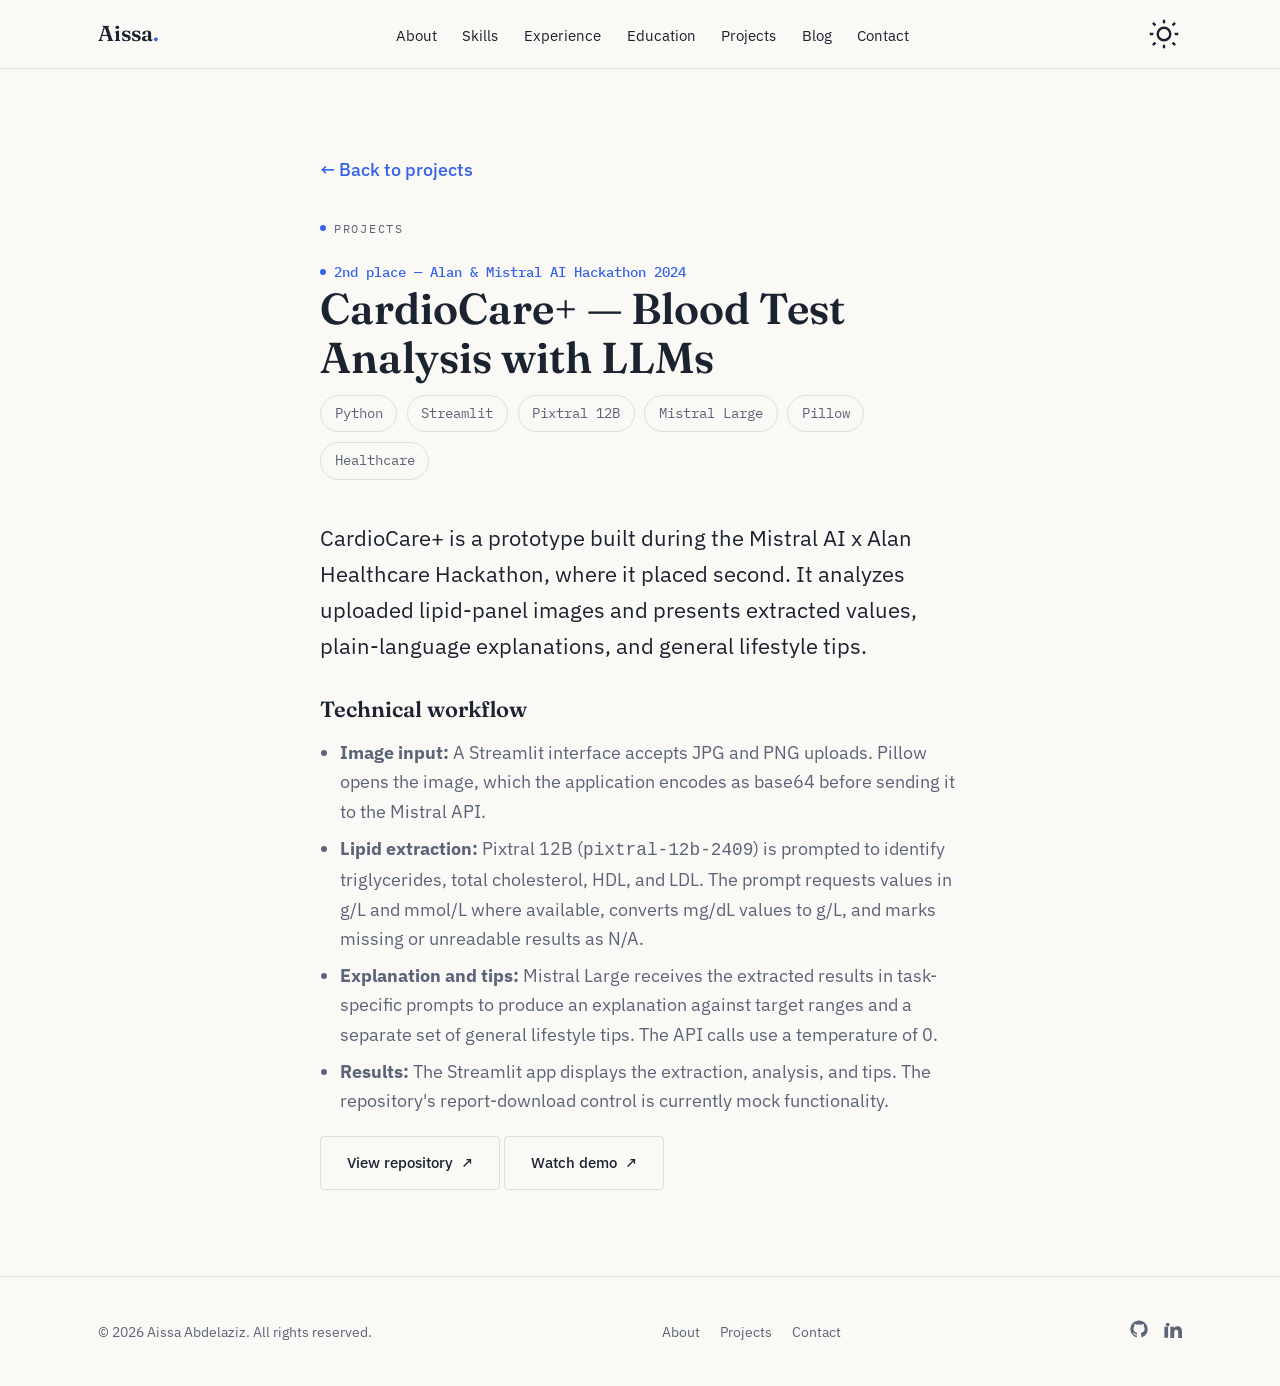
<file: projects/cardiocare.html>
<!DOCTYPE html>
<html lang="en">
<head>
<meta charset="UTF-8">
<meta name="viewport" content="width=device-width, initial-scale=1.0">
<title>CardioCare+ — Blood Test Analysis with LLMs — Aissa Abdelaziz</title>
<meta name="description" content="An AI tool using Mistral Large and Pixtral to read blood test results and give personalized health recommendations for cardiovascular patients. 2nd place, Alan & Mistral AI Hackathon 2024.">

<!-- Theme is set before first paint to avoid a flash of the wrong theme. This is the
     only inline script in the page; everything else lives in js/main.js. -->
<script>
  (function () {
    try {
      var stored = localStorage.getItem('theme');
      var theme = stored || (window.matchMedia('(prefers-color-scheme: dark)').matches ? 'dark' : 'light');
      document.documentElement.setAttribute('data-theme', theme);
    } catch (e) {
      document.documentElement.setAttribute('data-theme', 'dark');
    }
  })();
</script>

<link rel="icon" href="data:image/svg+xml,%3Csvg xmlns='http://www.w3.org/2000/svg' viewBox='0 0 100 100'%3E%3Crect width='100' height='100' rx='22' fill='%233462E8'/%3E%3Ctext x='50' y='68' font-family='Georgia,serif' font-size='54' fill='white' text-anchor='middle'%3EA%3C/text%3E%3C/svg%3E">

<link rel="preconnect" href="https://fonts.googleapis.com">
<link rel="preconnect" href="https://fonts.gstatic.com" crossorigin>
<link href="https://fonts.googleapis.com/css2?family=Fraunces:opsz,wght@9..144,400;9..144,500;9..144,600&family=IBM+Plex+Mono:wght@400;500&family=IBM+Plex+Sans:wght@400;500;600&display=swap" rel="stylesheet">

<link rel="stylesheet" href="../css/styles.css">
</head>
<body>

<a class="skip-link" href="#main">Skip to main content</a>

<header class="site-header">
  <div class="container site-header__inner">
    <a class="logo" href="../index.html">Aissa<span class="logo__dot">.</span></a>

    <nav class="nav" aria-label="Primary">
      <ul class="nav__list" id="primary-nav">
        <li><a class="nav__link" href="../index.html#about">About</a></li>
        <li><a class="nav__link" href="../index.html#skills">Skills</a></li>
        <li><a class="nav__link" href="../index.html#experience">Experience</a></li>
        <li><a class="nav__link" href="../index.html#education">Education</a></li>
        <li><a class="nav__link" href="index.html">Projects</a></li>
        <li><a class="nav__link" href="../blog/index.html">Blog</a></li>
        <li><a class="nav__link" href="../index.html#contact">Contact</a></li>
      </ul>
    </nav>

    <div class="site-header__controls">
      <button class="theme-toggle" type="button" aria-pressed="false" aria-label="Switch to light theme">
        <svg class="theme-toggle__icon theme-toggle__icon--sun" viewBox="0 0 24 24" fill="none" stroke="currentColor" stroke-width="1.6" aria-hidden="true" focusable="false">
          <circle cx="12" cy="12" r="4.2"/>
          <path d="M12 2.5v2.4M12 19.1v2.4M4.6 4.6l1.7 1.7M17.7 17.7l1.7 1.7M2.5 12h2.4M19.1 12h2.4M4.6 19.4l1.7-1.7M17.7 6.3l1.7-1.7"/>
        </svg>
        <svg class="theme-toggle__icon theme-toggle__icon--moon" viewBox="0 0 24 24" fill="none" stroke="currentColor" stroke-width="1.6" aria-hidden="true" focusable="false">
          <path d="M20 14.5A8.5 8.5 0 1 1 9.5 4a6.8 6.8 0 0 0 10.5 10.5z"/>
        </svg>
      </button>

      <button class="nav-toggle" type="button" aria-expanded="false" aria-controls="primary-nav" aria-label="Toggle navigation menu">
        <span class="nav-toggle__bar"></span>
        <span class="nav-toggle__bar"></span>
        <span class="nav-toggle__bar"></span>
      </button>
    </div>
  </div>
</header>

<main id="main">
  <article class="section" aria-labelledby="post-title">
    <div class="container post__container">
      <p class="post__back reveal" data-stagger-index="0"><a class="card__link" href="index.html">← Back to projects</a></p>

      <p class="section__eyebrow reveal" data-stagger-index="1"><span class="dot" aria-hidden="true"></span>Projects</p>
      <span class="card__badge reveal" data-stagger-index="2"><span class="dot" aria-hidden="true"></span>2nd place — Alan &amp; Mistral AI Hackathon 2024</span>
      <h1 id="post-title" class="post__title reveal" data-stagger-index="3">CardioCare+ — Blood Test Analysis with LLMs</h1>

      <ul class="tag-list post__meta reveal" data-stagger-index="4">
        <li class="tag">Python</li>
        <li class="tag">Streamlit</li>
        <li class="tag">Pixtral 12B</li>
        <li class="tag">Mistral Large</li>
        <li class="tag">Pillow</li>
        <li class="tag">Healthcare</li>
      </ul>

      <div class="post__body reveal" data-stagger-index="5">
        <p class="post__lead">CardioCare+ is a prototype built during the Mistral AI x Alan Healthcare Hackathon, where it placed second. It analyzes uploaded lipid-panel images and presents extracted values, plain-language explanations, and general lifestyle tips.</p>

        <h2>Technical workflow</h2>
        <ol>
          <li><strong>Image input:</strong> A Streamlit interface accepts JPG and PNG uploads. Pillow opens the image, which the application encodes as base64 before sending it to the Mistral API.</li>
          <li><strong>Lipid extraction:</strong> Pixtral 12B (<code>pixtral-12b-2409</code>) is prompted to identify triglycerides, total cholesterol, HDL, and LDL. The prompt requests values in g/L and mmol/L where available, converts mg/dL values to g/L, and marks missing or unreadable results as N/A.</li>
          <li><strong>Explanation and tips:</strong> Mistral Large receives the extracted results in task-specific prompts to produce an explanation against target ranges and a separate set of general lifestyle tips. The API calls use a temperature of 0.</li>
          <li><strong>Results:</strong> The Streamlit app displays the extraction, analysis, and tips. The repository's report-download control is currently mock functionality.</li>
        </ol>


        <a class="btn btn--secondary" href="https://github.com/aissa-abdelaziz/CardioCare" target="_blank" rel="noopener noreferrer">View repository <span aria-hidden="true">↗</span></a>
        <a class="btn btn--secondary" href="https://www.youtube.com/watch?v=zeiR0q6L0x4" target="_blank" rel="noopener noreferrer">Watch demo <span aria-hidden="true">↗</span></a>
      </div>
    </div>
  </article>
</main>

<footer class="site-footer">
  <div class="container site-footer__inner">
    <p class="site-footer__copy">© <span id="year"></span> Aissa Abdelaziz. All rights reserved.</p>

    <ul class="footer__links">
      <li><a href="../index.html#about">About</a></li>
      <li><a href="index.html">Projects</a></li>
      <li><a href="../index.html#contact">Contact</a></li>
    </ul>

    <ul class="hero__social">
      <li>
        <a href="https://github.com/aissa-abdelaziz" target="_blank" rel="noopener noreferrer" aria-label="GitHub profile">
          <svg viewBox="0 0 24 24" width="18" height="18" fill="currentColor" aria-hidden="true" focusable="false"><path d="M12 .5C5.73.5.5 5.73.5 12c0 5.1 3.29 9.4 7.86 10.93.57.1.78-.25.78-.55v-2.1c-3.2.7-3.87-1.36-3.87-1.36-.53-1.34-1.29-1.7-1.29-1.7-1.05-.72.08-.7.08-.7 1.17.08 1.78 1.2 1.78 1.2 1.03 1.77 2.71 1.26 3.37.96.1-.75.4-1.26.73-1.55-2.55-.29-5.24-1.28-5.24-5.7 0-1.26.45-2.29 1.19-3.1-.12-.29-.52-1.46.11-3.05 0 0 .97-.31 3.18 1.18a11 11 0 0 1 5.8 0c2.2-1.49 3.17-1.18 3.17-1.18.64 1.59.24 2.76.12 3.05.74.81 1.18 1.84 1.18 3.1 0 4.43-2.7 5.4-5.26 5.68.41.36.78 1.08.78 2.17v3.22c0 .3.2.66.79.55A11.5 11.5 0 0 0 23.5 12C23.5 5.73 18.27.5 12 .5Z"/></svg>
        </a>
      </li>
      <li>
        <a href="https://www.linkedin.com/in/aissa-abdelaziz-50b8b819b/" target="_blank" rel="noopener noreferrer" aria-label="LinkedIn profile">
          <svg viewBox="0 0 24 24" width="18" height="18" fill="currentColor" aria-hidden="true" focusable="false"><path d="M4.98 3.5a2.5 2.5 0 1 1 0 5 2.5 2.5 0 0 1 0-5ZM.5 8.98h4.96V23.5H.5V8.98Zm7.98 0h4.75v1.99h.07c.66-1.25 2.28-2.57 4.69-2.57 5.02 0 5.94 3.3 5.94 7.6v8.5h-4.96v-7.54c0-1.8-.03-4.11-2.5-4.11-2.51 0-2.9 1.96-2.9 3.98v7.67H8.48V8.98Z"/></svg>
        </a>
      </li>
    </ul>
  </div>
</footer>

<script src="../js/main.js" defer></script>
</body>
</html>
</file>
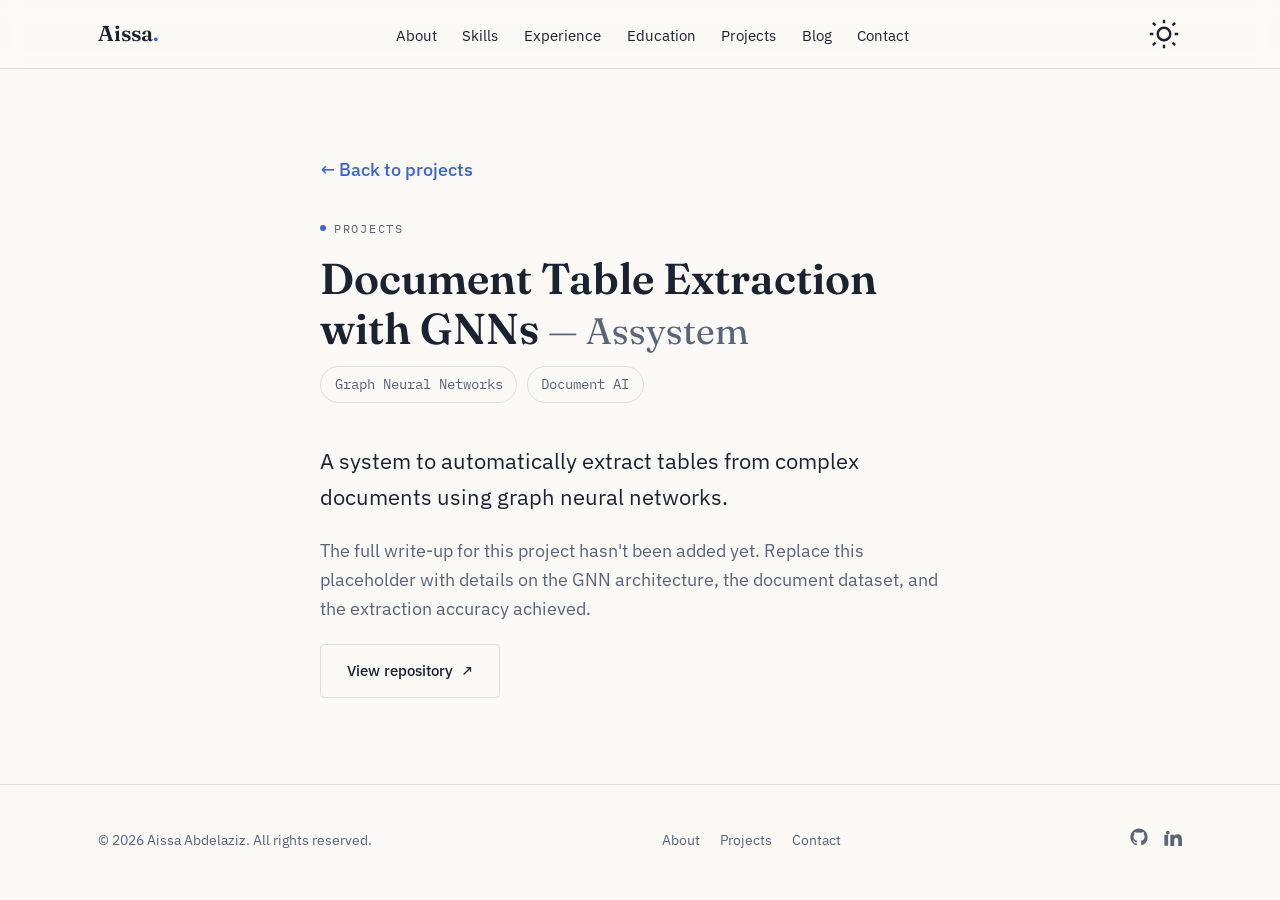
<file: projects/document-table-extraction.html>
<!DOCTYPE html>
<html lang="en">
<head>
<meta charset="UTF-8">
<meta name="viewport" content="width=device-width, initial-scale=1.0">
<title>Document Table Extraction with GNNs — Assystem — Aissa Abdelaziz</title>
<meta name="description" content="An AI tool using Mistral Large and Pixtral to read blood test results and give personalized health recommendations for cardiovascular patients. 2nd place, Alan & Mistral AI Hackathon 2024.">

<!-- Theme is set before first paint to avoid a flash of the wrong theme. This is the
     only inline script in the page; everything else lives in js/main.js. -->
<script>
  (function () {
    try {
      var stored = localStorage.getItem('theme');
      var theme = stored || (window.matchMedia('(prefers-color-scheme: dark)').matches ? 'dark' : 'light');
      document.documentElement.setAttribute('data-theme', theme);
    } catch (e) {
      document.documentElement.setAttribute('data-theme', 'dark');
    }
  })();
</script>

<link rel="icon" href="data:image/svg+xml,%3Csvg xmlns='http://www.w3.org/2000/svg' viewBox='0 0 100 100'%3E%3Crect width='100' height='100' rx='22' fill='%233462E8'/%3E%3Ctext x='50' y='68' font-family='Georgia,serif' font-size='54' fill='white' text-anchor='middle'%3EA%3C/text%3E%3C/svg%3E">

<link rel="preconnect" href="https://fonts.googleapis.com">
<link rel="preconnect" href="https://fonts.gstatic.com" crossorigin>
<link href="https://fonts.googleapis.com/css2?family=Fraunces:opsz,wght@9..144,400;9..144,500;9..144,600&family=IBM+Plex+Mono:wght@400;500&family=IBM+Plex+Sans:wght@400;500;600&display=swap" rel="stylesheet">

<link rel="stylesheet" href="../css/styles.css">
</head>
<body>

<a class="skip-link" href="#main">Skip to main content</a>

<header class="site-header">
  <div class="container site-header__inner">
    <a class="logo" href="../index.html">Aissa<span class="logo__dot">.</span></a>

    <nav class="nav" aria-label="Primary">
      <ul class="nav__list" id="primary-nav">
        <li><a class="nav__link" href="../index.html#about">About</a></li>
        <li><a class="nav__link" href="../index.html#skills">Skills</a></li>
        <li><a class="nav__link" href="../index.html#experience">Experience</a></li>
        <li><a class="nav__link" href="../index.html#education">Education</a></li>
        <li><a class="nav__link" href="index.html">Projects</a></li>
        <li><a class="nav__link" href="../blog/index.html">Blog</a></li>
        <li><a class="nav__link" href="../index.html#contact">Contact</a></li>
      </ul>
    </nav>

    <div class="site-header__controls">
      <button class="theme-toggle" type="button" aria-pressed="false" aria-label="Switch to light theme">
        <svg class="theme-toggle__icon theme-toggle__icon--sun" viewBox="0 0 24 24" fill="none" stroke="currentColor" stroke-width="1.6" aria-hidden="true" focusable="false">
          <circle cx="12" cy="12" r="4.2"/>
          <path d="M12 2.5v2.4M12 19.1v2.4M4.6 4.6l1.7 1.7M17.7 17.7l1.7 1.7M2.5 12h2.4M19.1 12h2.4M4.6 19.4l1.7-1.7M17.7 6.3l1.7-1.7"/>
        </svg>
        <svg class="theme-toggle__icon theme-toggle__icon--moon" viewBox="0 0 24 24" fill="none" stroke="currentColor" stroke-width="1.6" aria-hidden="true" focusable="false">
          <path d="M20 14.5A8.5 8.5 0 1 1 9.5 4a6.8 6.8 0 0 0 10.5 10.5z"/>
        </svg>
      </button>

      <button class="nav-toggle" type="button" aria-expanded="false" aria-controls="primary-nav" aria-label="Toggle navigation menu">
        <span class="nav-toggle__bar"></span>
        <span class="nav-toggle__bar"></span>
        <span class="nav-toggle__bar"></span>
      </button>
    </div>
  </div>
</header>

<main id="main">
  <article class="section" aria-labelledby="post-title">
    <div class="container post__container">
      <p class="post__back reveal" data-stagger-index="0"><a class="card__link" href="index.html">← Back to projects</a></p>

      <p class="section__eyebrow reveal" data-stagger-index="1"><span class="dot" aria-hidden="true"></span>Projects</p>
      <h1 id="post-title" class="post__title reveal" data-stagger-index="2">Document Table Extraction with GNNs <span class="card__org">— Assystem</span></h1>

      <ul class="tag-list post__meta reveal" data-stagger-index="3">
        <li class="tag">Graph Neural Networks</li>
        <li class="tag">Document AI</li>
      </ul>

      <div class="post__body reveal" data-stagger-index="4">
        <p class="post__lead">A system to automatically extract tables from complex documents using graph neural networks.</p>

        <!-- PLACEHOLDER-PROJECT-BODY: replace this paragraph with the full case study —
             the problem, your approach, the architecture, and the results.
             Headings (use <h2>), paragraphs (class="post__text"), and lists all inherit
             the site's styling automatically — no extra markup needed. -->
        <p class="post__text">The full write-up for this project hasn't been added yet. Replace this placeholder with details on the GNN architecture, the document dataset, and the extraction accuracy achieved.</p>

        <!-- PLACEHOLDER-PROJECT-LINK-3: replace href="#" with a real repository, demo, or write-up URL, or remove this link entirely -->
        <a class="btn btn--secondary" href="#">View repository <span aria-hidden="true">↗</span></a>
      </div>
    </div>
  </article>
</main>

<footer class="site-footer">
  <div class="container site-footer__inner">
    <p class="site-footer__copy">© <span id="year"></span> Aissa Abdelaziz. All rights reserved.</p>

    <ul class="footer__links">
      <li><a href="../index.html#about">About</a></li>
      <li><a href="index.html">Projects</a></li>
      <li><a href="../index.html#contact">Contact</a></li>
    </ul>

    <ul class="hero__social">
      <li>
        <a href="https://github.com/aissa-abdelaziz" target="_blank" rel="noopener noreferrer" aria-label="GitHub profile">
          <svg viewBox="0 0 24 24" width="18" height="18" fill="currentColor" aria-hidden="true" focusable="false"><path d="M12 .5C5.73.5.5 5.73.5 12c0 5.1 3.29 9.4 7.86 10.93.57.1.78-.25.78-.55v-2.1c-3.2.7-3.87-1.36-3.87-1.36-.53-1.34-1.29-1.7-1.29-1.7-1.05-.72.08-.7.08-.7 1.17.08 1.78 1.2 1.78 1.2 1.03 1.77 2.71 1.26 3.37.96.1-.75.4-1.26.73-1.55-2.55-.29-5.24-1.28-5.24-5.7 0-1.26.45-2.29 1.19-3.1-.12-.29-.52-1.46.11-3.05 0 0 .97-.31 3.18 1.18a11 11 0 0 1 5.8 0c2.2-1.49 3.17-1.18 3.17-1.18.64 1.59.24 2.76.12 3.05.74.81 1.18 1.84 1.18 3.1 0 4.43-2.7 5.4-5.26 5.68.41.36.78 1.08.78 2.17v3.22c0 .3.2.66.79.55A11.5 11.5 0 0 0 23.5 12C23.5 5.73 18.27.5 12 .5Z"/></svg>
        </a>
      </li>
      <li>
        <a href="https://www.linkedin.com/in/aissa-abdelaziz-50b8b819b/" target="_blank" rel="noopener noreferrer" aria-label="LinkedIn profile">
          <svg viewBox="0 0 24 24" width="18" height="18" fill="currentColor" aria-hidden="true" focusable="false"><path d="M4.98 3.5a2.5 2.5 0 1 1 0 5 2.5 2.5 0 0 1 0-5ZM.5 8.98h4.96V23.5H.5V8.98Zm7.98 0h4.75v1.99h.07c.66-1.25 2.28-2.57 4.69-2.57 5.02 0 5.94 3.3 5.94 7.6v8.5h-4.96v-7.54c0-1.8-.03-4.11-2.5-4.11-2.51 0-2.9 1.96-2.9 3.98v7.67H8.48V8.98Z"/></svg>
        </a>
      </li>
    </ul>
  </div>
</footer>

<script src="../js/main.js" defer></script>
</body>
</html>
</file>
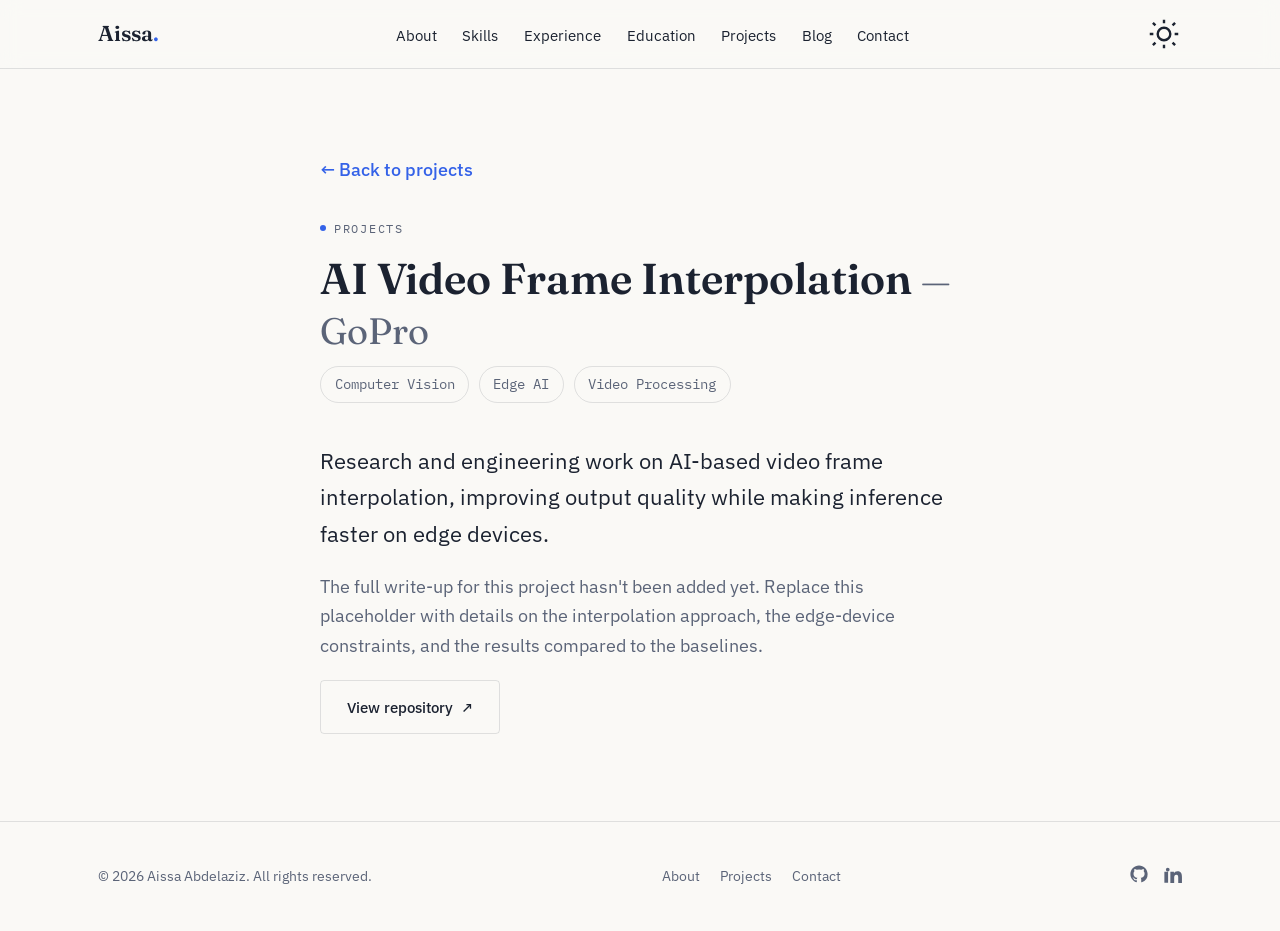
<file: projects/gopro-video-interpolation.html>
<!DOCTYPE html>
<html lang="en">
<head>
<meta charset="UTF-8">
<meta name="viewport" content="width=device-width, initial-scale=1.0">
<title>AI Video Frame Interpolation — GoPro — Aissa Abdelaziz</title>
<meta name="description" content="An AI tool using Mistral Large and Pixtral to read blood test results and give personalized health recommendations for cardiovascular patients. 2nd place, Alan & Mistral AI Hackathon 2024.">

<!-- Theme is set before first paint to avoid a flash of the wrong theme. This is the
     only inline script in the page; everything else lives in js/main.js. -->
<script>
  (function () {
    try {
      var stored = localStorage.getItem('theme');
      var theme = stored || (window.matchMedia('(prefers-color-scheme: dark)').matches ? 'dark' : 'light');
      document.documentElement.setAttribute('data-theme', theme);
    } catch (e) {
      document.documentElement.setAttribute('data-theme', 'dark');
    }
  })();
</script>

<link rel="icon" href="data:image/svg+xml,%3Csvg xmlns='http://www.w3.org/2000/svg' viewBox='0 0 100 100'%3E%3Crect width='100' height='100' rx='22' fill='%233462E8'/%3E%3Ctext x='50' y='68' font-family='Georgia,serif' font-size='54' fill='white' text-anchor='middle'%3EA%3C/text%3E%3C/svg%3E">

<link rel="preconnect" href="https://fonts.googleapis.com">
<link rel="preconnect" href="https://fonts.gstatic.com" crossorigin>
<link href="https://fonts.googleapis.com/css2?family=Fraunces:opsz,wght@9..144,400;9..144,500;9..144,600&family=IBM+Plex+Mono:wght@400;500&family=IBM+Plex+Sans:wght@400;500;600&display=swap" rel="stylesheet">

<link rel="stylesheet" href="../css/styles.css">
</head>
<body>

<a class="skip-link" href="#main">Skip to main content</a>

<header class="site-header">
  <div class="container site-header__inner">
    <a class="logo" href="../index.html">Aissa<span class="logo__dot">.</span></a>

    <nav class="nav" aria-label="Primary">
      <ul class="nav__list" id="primary-nav">
        <li><a class="nav__link" href="../index.html#about">About</a></li>
        <li><a class="nav__link" href="../index.html#skills">Skills</a></li>
        <li><a class="nav__link" href="../index.html#experience">Experience</a></li>
        <li><a class="nav__link" href="../index.html#education">Education</a></li>
        <li><a class="nav__link" href="index.html">Projects</a></li>
        <li><a class="nav__link" href="../blog/index.html">Blog</a></li>
        <li><a class="nav__link" href="../index.html#contact">Contact</a></li>
      </ul>
    </nav>

    <div class="site-header__controls">
      <button class="theme-toggle" type="button" aria-pressed="false" aria-label="Switch to light theme">
        <svg class="theme-toggle__icon theme-toggle__icon--sun" viewBox="0 0 24 24" fill="none" stroke="currentColor" stroke-width="1.6" aria-hidden="true" focusable="false">
          <circle cx="12" cy="12" r="4.2"/>
          <path d="M12 2.5v2.4M12 19.1v2.4M4.6 4.6l1.7 1.7M17.7 17.7l1.7 1.7M2.5 12h2.4M19.1 12h2.4M4.6 19.4l1.7-1.7M17.7 6.3l1.7-1.7"/>
        </svg>
        <svg class="theme-toggle__icon theme-toggle__icon--moon" viewBox="0 0 24 24" fill="none" stroke="currentColor" stroke-width="1.6" aria-hidden="true" focusable="false">
          <path d="M20 14.5A8.5 8.5 0 1 1 9.5 4a6.8 6.8 0 0 0 10.5 10.5z"/>
        </svg>
      </button>

      <button class="nav-toggle" type="button" aria-expanded="false" aria-controls="primary-nav" aria-label="Toggle navigation menu">
        <span class="nav-toggle__bar"></span>
        <span class="nav-toggle__bar"></span>
        <span class="nav-toggle__bar"></span>
      </button>
    </div>
  </div>
</header>

<main id="main">
  <article class="section" aria-labelledby="post-title">
    <div class="container post__container">
      <p class="post__back reveal" data-stagger-index="0"><a class="card__link" href="index.html">← Back to projects</a></p>

      <p class="section__eyebrow reveal" data-stagger-index="1"><span class="dot" aria-hidden="true"></span>Projects</p>
      <h1 id="post-title" class="post__title reveal" data-stagger-index="2">AI Video Frame Interpolation <span class="card__org">— GoPro</span></h1>

      <ul class="tag-list post__meta reveal" data-stagger-index="3">
        <li class="tag">Computer Vision</li>
        <li class="tag">Edge AI</li>
        <li class="tag">Video Processing</li>
      </ul>

      <div class="post__body reveal" data-stagger-index="4">
        <p class="post__lead">Research and engineering work on AI-based video frame interpolation, improving output quality while making inference faster on edge devices.</p>

        <!-- PLACEHOLDER-PROJECT-BODY: replace this paragraph with the full case study —
             the problem, your approach, the architecture, and the results.
             Headings (use <h2>), paragraphs (class="post__text"), and lists all inherit
             the site's styling automatically — no extra markup needed. -->
        <p class="post__text">The full write-up for this project hasn't been added yet. Replace this placeholder with details on the interpolation approach, the edge-device constraints, and the results compared to the baselines.</p>

        <!-- PLACEHOLDER-PROJECT-LINK-2: replace href="#" with a real repository, demo, or write-up URL, or remove this link entirely -->
        <a class="btn btn--secondary" href="#">View repository <span aria-hidden="true">↗</span></a>
      </div>
    </div>
  </article>
</main>

<footer class="site-footer">
  <div class="container site-footer__inner">
    <p class="site-footer__copy">© <span id="year"></span> Aissa Abdelaziz. All rights reserved.</p>

    <ul class="footer__links">
      <li><a href="../index.html#about">About</a></li>
      <li><a href="index.html">Projects</a></li>
      <li><a href="../index.html#contact">Contact</a></li>
    </ul>

    <ul class="hero__social">
      <li>
        <a href="https://github.com/aissa-abdelaziz" target="_blank" rel="noopener noreferrer" aria-label="GitHub profile">
          <svg viewBox="0 0 24 24" width="18" height="18" fill="currentColor" aria-hidden="true" focusable="false"><path d="M12 .5C5.73.5.5 5.73.5 12c0 5.1 3.29 9.4 7.86 10.93.57.1.78-.25.78-.55v-2.1c-3.2.7-3.87-1.36-3.87-1.36-.53-1.34-1.29-1.7-1.29-1.7-1.05-.72.08-.7.08-.7 1.17.08 1.78 1.2 1.78 1.2 1.03 1.77 2.71 1.26 3.37.96.1-.75.4-1.26.73-1.55-2.55-.29-5.24-1.28-5.24-5.7 0-1.26.45-2.29 1.19-3.1-.12-.29-.52-1.46.11-3.05 0 0 .97-.31 3.18 1.18a11 11 0 0 1 5.8 0c2.2-1.49 3.17-1.18 3.17-1.18.64 1.59.24 2.76.12 3.05.74.81 1.18 1.84 1.18 3.1 0 4.43-2.7 5.4-5.26 5.68.41.36.78 1.08.78 2.17v3.22c0 .3.2.66.79.55A11.5 11.5 0 0 0 23.5 12C23.5 5.73 18.27.5 12 .5Z"/></svg>
        </a>
      </li>
      <li>
        <a href="https://www.linkedin.com/in/aissa-abdelaziz-50b8b819b/" target="_blank" rel="noopener noreferrer" aria-label="LinkedIn profile">
          <svg viewBox="0 0 24 24" width="18" height="18" fill="currentColor" aria-hidden="true" focusable="false"><path d="M4.98 3.5a2.5 2.5 0 1 1 0 5 2.5 2.5 0 0 1 0-5ZM.5 8.98h4.96V23.5H.5V8.98Zm7.98 0h4.75v1.99h.07c.66-1.25 2.28-2.57 4.69-2.57 5.02 0 5.94 3.3 5.94 7.6v8.5h-4.96v-7.54c0-1.8-.03-4.11-2.5-4.11-2.51 0-2.9 1.96-2.9 3.98v7.67H8.48V8.98Z"/></svg>
        </a>
      </li>
    </ul>
  </div>
</footer>

<script src="../js/main.js" defer></script>
</body>
</html>
</file>
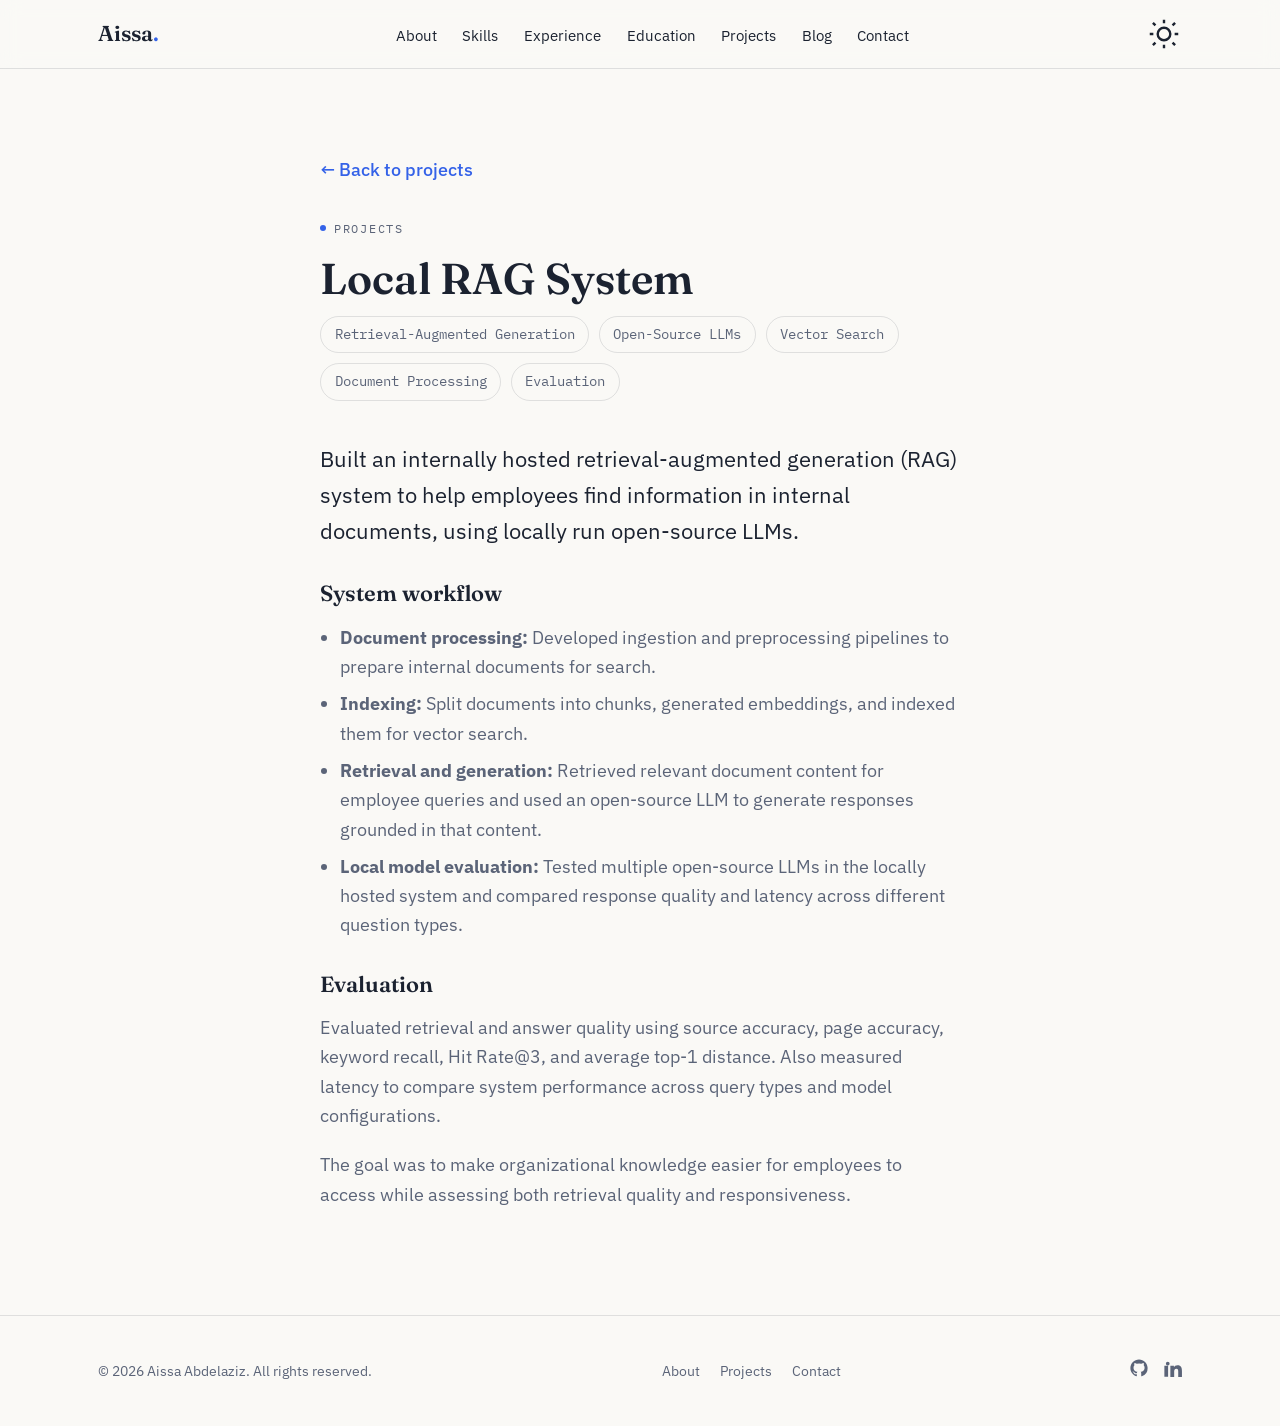
<file: projects/local-rag.html>
<!DOCTYPE html>
<html lang="en">
<head>
<meta charset="UTF-8">
<meta name="viewport" content="width=device-width, initial-scale=1.0">
<title>Local RAG System — Aissa Abdelaziz</title>
<meta name="description" content="An internally hosted retrieval-augmented generation system using open-source LLMs, document processing, vector search, and retrieval evaluation.">

<script>
  (function () {
    try {
      var stored = localStorage.getItem('theme');
      var theme = stored || (window.matchMedia('(prefers-color-scheme: dark)').matches ? 'dark' : 'light');
      document.documentElement.setAttribute('data-theme', theme);
    } catch (e) {
      document.documentElement.setAttribute('data-theme', 'dark');
    }
  })();
</script>

<link rel="icon" href="data:image/svg+xml,%3Csvg xmlns='http://www.w3.org/2000/svg' viewBox='0 0 100 100'%3E%3Crect width='100' height='100' rx='22' fill='%233462E8'/%3E%3Ctext x='50' y='68' font-family='Georgia,serif' font-size='54' fill='white' text-anchor='middle'%3EA%3C/text%3E%3C/svg%3E">

<link rel="preconnect" href="https://fonts.googleapis.com">
<link rel="preconnect" href="https://fonts.gstatic.com" crossorigin>
<link href="https://fonts.googleapis.com/css2?family=Fraunces:opsz,wght@9..144,400;9..144,500;9..144,600&family=IBM+Plex+Mono:wght@400;500&family=IBM+Plex+Sans:wght@400;500;600&display=swap" rel="stylesheet">

<link rel="stylesheet" href="../css/styles.css">
</head>
<body>

<a class="skip-link" href="#main">Skip to main content</a>

<header class="site-header">
  <div class="container site-header__inner">
    <a class="logo" href="../index.html">Aissa<span class="logo__dot">.</span></a>

    <nav class="nav" aria-label="Primary">
      <ul class="nav__list" id="primary-nav">
        <li><a class="nav__link" href="../index.html#about">About</a></li>
        <li><a class="nav__link" href="../index.html#skills">Skills</a></li>
        <li><a class="nav__link" href="../index.html#experience">Experience</a></li>
        <li><a class="nav__link" href="../index.html#education">Education</a></li>
        <li><a class="nav__link" href="index.html">Projects</a></li>
        <li><a class="nav__link" href="../blog/index.html">Blog</a></li>
        <li><a class="nav__link" href="../index.html#contact">Contact</a></li>
      </ul>
    </nav>

    <div class="site-header__controls">
      <button class="theme-toggle" type="button" aria-pressed="false" aria-label="Switch to light theme">
        <svg class="theme-toggle__icon theme-toggle__icon--sun" viewBox="0 0 24 24" fill="none" stroke="currentColor" stroke-width="1.6" aria-hidden="true" focusable="false">
          <circle cx="12" cy="12" r="4.2"/>
          <path d="M12 2.5v2.4M12 19.1v2.4M4.6 4.6l1.7 1.7M17.7 17.7l1.7 1.7M2.5 12h2.4M19.1 12h2.4M4.6 19.4l1.7-1.7M17.7 6.3l1.7-1.7"/>
        </svg>
        <svg class="theme-toggle__icon theme-toggle__icon--moon" viewBox="0 0 24 24" fill="none" stroke="currentColor" stroke-width="1.6" aria-hidden="true" focusable="false">
          <path d="M20 14.5A8.5 8.5 0 1 1 9.5 4a6.8 6.8 0 0 0 10.5 10.5z"/>
        </svg>
      </button>

      <button class="nav-toggle" type="button" aria-expanded="false" aria-controls="primary-nav" aria-label="Toggle navigation menu">
        <span class="nav-toggle__bar"></span>
        <span class="nav-toggle__bar"></span>
        <span class="nav-toggle__bar"></span>
      </button>
    </div>
  </div>
</header>

<main id="main">
  <article class="section" aria-labelledby="post-title">
    <div class="container post__container">
      <p class="post__back reveal" data-stagger-index="0"><a class="card__link" href="index.html">← Back to projects</a></p>

      <p class="section__eyebrow reveal" data-stagger-index="1"><span class="dot" aria-hidden="true"></span>Projects</p>
      <h1 id="post-title" class="post__title reveal" data-stagger-index="2">Local RAG System</h1>

      <ul class="tag-list post__meta reveal" data-stagger-index="3">
        <li class="tag">Retrieval-Augmented Generation</li>
        <li class="tag">Open-Source LLMs</li>
        <li class="tag">Vector Search</li>
        <li class="tag">Document Processing</li>
        <li class="tag">Evaluation</li>
      </ul>

      <div class="post__body reveal" data-stagger-index="4">
        <p class="post__lead">Built an internally hosted retrieval-augmented generation (RAG) system to help employees find information in internal documents, using locally run open-source LLMs.</p>

        <h2>System workflow</h2>
        <ol>
          <li><strong>Document processing:</strong> Developed ingestion and preprocessing pipelines to prepare internal documents for search.</li>
          <li><strong>Indexing:</strong> Split documents into chunks, generated embeddings, and indexed them for vector search.</li>
          <li><strong>Retrieval and generation:</strong> Retrieved relevant document content for employee queries and used an open-source LLM to generate responses grounded in that content.</li>
          <li><strong>Local model evaluation:</strong> Tested multiple open-source LLMs in the locally hosted system and compared response quality and latency across different question types.</li>
        </ol>

        <h2>Evaluation</h2>
        <p class="post__text">Evaluated retrieval and answer quality using source accuracy, page accuracy, keyword recall, Hit Rate@3, and average top-1 distance. Also measured latency to compare system performance across query types and model configurations.</p>

        <p class="post__text">The goal was to make organizational knowledge easier for employees to access while assessing both retrieval quality and responsiveness.</p>
      </div>
    </div>
  </article>
</main>

<footer class="site-footer">
  <div class="container site-footer__inner">
    <p class="site-footer__copy">© <span id="year"></span> Aissa Abdelaziz. All rights reserved.</p>

    <ul class="footer__links">
      <li><a href="../index.html#about">About</a></li>
      <li><a href="index.html">Projects</a></li>
      <li><a href="../index.html#contact">Contact</a></li>
    </ul>

    <ul class="hero__social">
      <li>
        <a href="https://github.com/aissa-abdelaziz" target="_blank" rel="noopener noreferrer" aria-label="GitHub profile">
          <svg viewBox="0 0 24 24" width="18" height="18" fill="currentColor" aria-hidden="true" focusable="false"><path d="M12 .5C5.73.5.5 5.73.5 12c0 5.1 3.29 9.4 7.86 10.93.57.1.78-.25.78-.55v-2.1c-3.2.7-3.87-1.36-3.87-1.36-.53-1.34-1.29-1.7-1.29-1.7-1.05-.72.08-.7.08-.7 1.17.08 1.78 1.2 1.78 1.2 1.03 1.77 2.71 1.26 3.37.96.1-.75.4-1.26.73-1.55-2.55-.29-5.24-1.28-5.24-5.7 0-1.26.45-2.29 1.19-3.1-.12-.29-.52-1.46.11-3.05 0 0 .97-.31 3.18 1.18a11 11 0 0 1 5.8 0c2.2-1.49 3.17-1.18 3.17-1.18.64 1.59.24 2.76.12 3.05.74.81 1.18 1.84 1.18 3.1 0 4.43-2.7 5.4-5.26 5.68.41.36.78 1.08.78 2.17v3.22c0 .3.2.66.79.55A11.5 11.5 0 0 0 23.5 12C23.5 5.73 18.27.5 12 .5Z"/></svg>
        </a>
      </li>
      <li>
        <a href="https://www.linkedin.com/in/aissa-abdelaziz-50b8b819b/" target="_blank" rel="noopener noreferrer" aria-label="LinkedIn profile">
          <svg viewBox="0 0 24 24" width="18" height="18" fill="currentColor" aria-hidden="true" focusable="false"><path d="M4.98 3.5a2.5 2.5 0 1 1 0 5 2.5 2.5 0 0 1 0-5ZM.5 8.98h4.96V23.5H.5V8.98Zm7.98 0h4.75v1.99h.07c.66-1.25 2.28-2.57 4.69-2.57 5.02 0 5.94 3.3 5.94 7.6v8.5h-4.96v-7.54c0-1.8-.03-4.11-2.5-4.11-2.51 0-2.9 1.96-2.9 3.98v7.67H8.48V8.98Z"/></svg>
        </a>
      </li>
    </ul>
  </div>
</footer>

<script src="../js/main.js" defer></script>
</body>
</html>
</file>
<file: css/styles.css>
/* =========================================================================
   TOKENS — spacing, radii, type scale, and theme colors.
   Cascade order matters: :root dark defaults -> prefers-color-scheme light
   override -> explicit [data-theme] overrides (always wins once JS runs).
   ========================================================================= */

:root {
  --font-display: 'Fraunces', Georgia, 'Times New Roman', serif;
  --font-body: 'IBM Plex Sans', -apple-system, BlinkMacSystemFont, 'Segoe UI', sans-serif;
  --font-mono: 'IBM Plex Mono', 'SFMono-Regular', Consolas, monospace;

  --radius-sm: 4px;
  --radius-md: 10px;
  --border-width: 1px;

  --transition-fast: 150ms ease;
  --transition-base: 250ms ease;

  --container-max: 1180px;
  --container-padding: clamp(1.25rem, 4vw, 3rem);

  /* fluid type scale */
  --fs-hero: clamp(2.75rem, 2rem + 3.5vw, 5.5rem);
  --fs-h2: clamp(1.8rem, 1.5rem + 1.5vw, 2.75rem);
  --fs-h3: clamp(1.15rem, 1.05rem + 0.4vw, 1.4rem);
  --fs-tagline: clamp(1.1rem, 1rem + 0.5vw, 1.375rem);
  --fs-body: clamp(1rem, 0.95rem + 0.2vw, 1.125rem);
  --fs-small: clamp(0.8rem, 0.78rem + 0.1vw, 0.875rem);
  --fs-mono-label: clamp(0.72rem, 0.7rem + 0.1vw, 0.8rem);

  /* dark theme (default fallback) */
  --color-bg: #0D1321;
  --color-surface: #161D2E;
  --color-text: #E7E9EE;
  --color-text-secondary: #8792A6;
  --color-accent: #5B82F2;
  --color-border: rgba(231, 233, 238, 0.14);
  --color-error: #E0837F;
}

@media (prefers-color-scheme: light) {
  :root {
    --color-bg: #FAF9F6;
    --color-surface: #FFFFFF;
    --color-text: #1B2230;
    --color-text-secondary: #5B6478;
    --color-accent: #3462E8;
    --color-border: rgba(27, 34, 48, 0.12);
    --color-error: #C4433D;
  }
}

[data-theme="dark"] {
  --color-bg: #0D1321;
  --color-surface: #161D2E;
  --color-text: #E7E9EE;
  --color-text-secondary: #8792A6;
  --color-accent: #5B82F2;
  --color-border: rgba(231, 233, 238, 0.14);
  --color-error: #E0837F;
}

[data-theme="light"] {
  --color-bg: #FAF9F6;
  --color-surface: #FFFFFF;
  --color-text: #1B2230;
  --color-text-secondary: #5B6478;
  --color-accent: #3462E8;
  --color-border: rgba(27, 34, 48, 0.12);
  --color-error: #C4433D;
}

/* =========================================================================
   RESET / BASE
   ========================================================================= */

*, *::before, *::after { box-sizing: border-box; }
* { margin: 0; }

html {
  font-size: 100%;
  scroll-behavior: smooth;
  -webkit-text-size-adjust: 100%;
}

@media (prefers-reduced-motion: reduce) {
  html { scroll-behavior: auto; }
}

body {
  font-family: var(--font-body);
  font-size: var(--fs-body);
  line-height: 1.65;
  color: var(--color-text);
  background-color: var(--color-bg);
  transition: background-color var(--transition-base), color var(--transition-base);
}

img { max-width: 100%; display: block; }
ul, ol { list-style: none; padding: 0; }
a { color: inherit; text-decoration: none; }
button { font: inherit; color: inherit; background: none; border: none; cursor: pointer; padding: 0; }
input, textarea { font: inherit; color: inherit; }

h1, h2, h3 {
  font-family: var(--font-display);
  font-weight: 600;
  line-height: 1.15;
}

/* =========================================================================
   ACCESSIBILITY PRIMITIVES
   ========================================================================= */

.skip-link {
  position: absolute;
  left: 1rem;
  top: -3.5rem;
  background: var(--color-accent);
  color: #fff;
  padding: 0.7rem 1.1rem;
  border-radius: var(--radius-sm);
  z-index: 100;
  transition: top var(--transition-fast);
}

.skip-link:focus { top: 1rem; }

:focus-visible {
  outline: 2px solid var(--color-accent);
  outline-offset: 3px;
  border-radius: 2px;
}

/* =========================================================================
   LAYOUT PRIMITIVES
   ========================================================================= */

.container {
  max-width: var(--container-max);
  margin-inline: auto;
  padding-inline: var(--container-padding);
}

.section {
  padding-block: clamp(3.5rem, 3rem + 3vw, 7rem);
}

.section__eyebrow {
  display: flex;
  align-items: center;
  gap: 0.5rem;
  font-family: var(--font-mono);
  font-size: var(--fs-mono-label);
  text-transform: uppercase;
  letter-spacing: 0.14em;
  color: var(--color-text-secondary);
  margin-block-end: 1rem;
}

.section__title {
  font-size: var(--fs-h2);
  max-width: 32rem;
  margin-block-end: clamp(2rem, 3vw, 3.5rem);
}

.dot {
  width: 6px;
  height: 6px;
  border-radius: 50%;
  background: var(--color-accent);
  display: inline-block;
  flex-shrink: 0;
}

.tag-list {
  display: flex;
  flex-wrap: wrap;
  gap: 0.6rem;
}

.tag {
  font-family: var(--font-mono);
  font-size: var(--fs-small);
  padding: 0.4rem 0.85rem;
  border: var(--border-width) solid var(--color-border);
  border-radius: 999px;
  color: var(--color-text-secondary);
  transition: color var(--transition-fast), border-color var(--transition-fast),
    background-color var(--transition-fast), transform var(--transition-fast);
}

.tag:hover {
  color: var(--color-accent);
  border-color: var(--color-accent);
  background-color: color-mix(in srgb, var(--color-accent) 12%, transparent);
  transform: translateY(-1px);
}

@media (prefers-reduced-motion: reduce) {
  .tag:hover { transform: none; }
}

/* =========================================================================
   SCROLL REVEAL
   ========================================================================= */

.reveal {
  opacity: 0;
  transform: translateY(16px);
  transition: opacity 0.7s ease, transform 0.7s ease;
  transition-delay: calc(var(--stagger, 0) * 90ms);
}

.reveal--visible {
  opacity: 1;
  transform: none;
}

@media (prefers-reduced-motion: reduce) {
  .reveal {
    transition: none;
    opacity: 1;
    transform: none;
  }
}

/* =========================================================================
   BUTTONS
   ========================================================================= */

.btn {
  display: inline-flex;
  align-items: center;
  gap: 0.5rem;
  padding: 0.85rem 1.6rem;
  border-radius: var(--radius-sm);
  font-size: 0.95rem;
  font-weight: 500;
  border: var(--border-width) solid transparent;
  transition: background-color var(--transition-fast), color var(--transition-fast),
    border-color var(--transition-fast), transform var(--transition-fast), filter var(--transition-fast);
}

.btn--primary {
  background: var(--color-accent);
  color: #fff;
}

.btn--primary:hover { transform: translateY(-2px); filter: brightness(1.08); }

.btn--secondary {
  border-color: var(--color-border);
  color: var(--color-text);
}

.btn--secondary:hover {
  border-color: var(--color-accent);
  color: var(--color-accent);
  transform: translateY(-2px);
}

@media (prefers-reduced-motion: reduce) {
  .btn--primary:hover, .btn--secondary:hover { transform: none; }
}

/* =========================================================================
   HEADER / NAV
   ========================================================================= */

.site-header {
  position: sticky;
  top: 0;
  z-index: 50;
  background-color: var(--color-bg);
  background-color: color-mix(in srgb, var(--color-bg) 85%, transparent);
  backdrop-filter: blur(10px);
  border-block-end: var(--border-width) solid var(--color-border);
}

.site-header__inner {
  display: flex;
  align-items: center;
  justify-content: space-between;
  gap: 1rem;
  padding-block: 1rem;
  position: relative;
}

.logo {
  font-family: var(--font-display);
  font-size: 1.35rem;
  font-weight: 600;
}

.logo__dot { color: var(--color-accent); }

.nav { flex: 1; display: flex; justify-content: center; }

.nav__list {
  display: flex;
  gap: clamp(1rem, 2vw, 2rem);
}

.nav__link {
  position: relative;
  font-size: 0.95rem;
  padding-block: 0.35rem;
}

.nav__link::after {
  content: "";
  position: absolute;
  left: 50%;
  right: 50%;
  bottom: 0;
  height: 1px;
  background: var(--color-accent);
  transition: left var(--transition-base), right var(--transition-base);
}

.nav__link:hover::after,
.nav__link:focus-visible::after {
  left: 0;
  right: 0;
}

.site-header__controls {
  display: flex;
  align-items: center;
  gap: 0.5rem;
}

.theme-toggle {
  position: relative;
  width: 2.25rem;
  height: 2.25rem;
  border-radius: 50%;
  display: inline-flex;
  align-items: center;
  justify-content: center;
  transition: background-color var(--transition-fast);
}

.theme-toggle:hover { background: var(--color-border); }

.theme-toggle__icon {
  position: absolute;
  transition: opacity var(--transition-base), transform var(--transition-base);
}

.theme-toggle__icon--sun { opacity: 0; transform: scale(0.5) rotate(90deg); }
.theme-toggle__icon--moon { opacity: 1; transform: scale(1) rotate(0deg); }

[data-theme="light"] .theme-toggle__icon--sun { opacity: 1; transform: scale(1) rotate(0deg); }
[data-theme="light"] .theme-toggle__icon--moon { opacity: 0; transform: scale(0.5) rotate(-90deg); }

.nav-toggle {
  display: none;
  flex-direction: column;
  justify-content: center;
  gap: 5px;
  width: 2.25rem;
  height: 2.25rem;
}

.nav-toggle__bar {
  display: block;
  width: 100%;
  height: 2px;
  background: currentColor;
  border-radius: 2px;
  transition: transform var(--transition-base), opacity var(--transition-base);
}

.nav-toggle--active .nav-toggle__bar:nth-child(1) { transform: translateY(7px) rotate(45deg); }
.nav-toggle--active .nav-toggle__bar:nth-child(2) { opacity: 0; }
.nav-toggle--active .nav-toggle__bar:nth-child(3) { transform: translateY(-7px) rotate(-45deg); }

@media (max-width: 767.98px) {
  .nav { position: static; }
  .nav-toggle { display: inline-flex; }

  .nav__list {
    position: absolute;
    top: 100%;
    left: 0;
    right: 0;
    flex-direction: column;
    gap: 0.25rem;
    background: var(--color-surface);
    border-block-end: var(--border-width) solid var(--color-border);
    padding: 1rem var(--container-padding) 1.5rem;
    opacity: 0;
    transform: translateY(-8px);
    pointer-events: none;
    transition: opacity var(--transition-base), transform var(--transition-base);
  }

  .nav__list--open {
    opacity: 1;
    transform: translateY(0);
    pointer-events: auto;
  }

  .nav__link { display: block; padding-block: 0.6rem; }
}

/* =========================================================================
   HERO
   ========================================================================= */

.hero {
  position: relative;
  overflow: hidden;
  padding-block: clamp(3rem, 4vw, 6rem) clamp(3rem, 5vw, 7rem);
}

.hero__inner {
  display: grid;
  grid-template-columns: 1fr;
  align-items: center;
  gap: 2rem;
}

@media (min-width: 1024px) {
  .hero__inner { grid-template-columns: 1.1fr 0.9fr; gap: 3rem; }
}

.hero__content { max-width: 42rem; }

.hero__eyebrow {
  display: flex;
  align-items: center;
  gap: 0.5rem;
  font-family: var(--font-mono);
  font-size: var(--fs-mono-label);
  text-transform: uppercase;
  letter-spacing: 0.14em;
  color: var(--color-text-secondary);
  margin-block-end: 1.25rem;
}

.hero__name {
  font-size: var(--fs-hero);
  letter-spacing: -0.01em;
  margin-block-end: 1rem;
}

.hero__tagline {
  font-size: var(--fs-tagline);
  color: var(--color-text-secondary);
  max-width: 34rem;
  margin-block-end: 1.5rem;
}

.hero__byline {
  font-family: var(--font-mono);
  font-size: var(--fs-small);
  color: var(--color-text-secondary);
  margin-block-end: 2rem;
  display: flex;
  flex-wrap: wrap;
  align-items: center;
  row-gap: 0.4rem;
}

.hero__byline-item {
  display: inline-flex;
  align-items: center;
  gap: 0.4rem;
}

.hero__byline-icon {
  width: 1em;
  height: 1em;
  flex-shrink: 0;
  color: var(--color-accent);
}

.hero__byline a {
  border-block-end: 1px solid var(--color-border);
  transition: border-color var(--transition-fast), color var(--transition-fast);
}

.hero__byline a:hover { color: var(--color-accent); border-color: var(--color-accent); }
.hero__byline-sep { margin-inline: 0.6rem; }

.hero__cta-group {
  display: flex;
  flex-wrap: wrap;
  gap: 1rem;
  margin-block-end: 2rem;
}

.hero__social { display: flex; gap: 1rem; }

.hero__social a {
  color: var(--color-text-secondary);
  display: inline-flex;
  transition: color var(--transition-fast), transform var(--transition-fast);
}

.hero__social a:hover { color: var(--color-accent); transform: translateY(-2px); }

.hero__graph {
  display: none;
  width: 100%;
  max-width: 420px;
  height: auto;
  justify-self: center;
  color: var(--color-accent);
}

@media (min-width: 1024px) {
  .hero__graph { display: block; }
}

.hero-graph__edge {
  stroke: currentColor;
  stroke-width: 1;
  opacity: 0.3;
  stroke-dasharray: 220;
  stroke-dashoffset: 220;
  animation: draw-edge 1.4s ease forwards;
}

.hero-graph__node {
  fill: currentColor;
  opacity: 0.55;
  transform-box: fill-box;
  transform-origin: center;
  animation: pulse-node 5s ease-in-out infinite;
}

@keyframes draw-edge {
  to { stroke-dashoffset: 0; }
}

@keyframes pulse-node {
  0%, 100% { opacity: 0.35; }
  50% { opacity: 0.8; }
}

@media (prefers-reduced-motion: reduce) {
  .hero-graph__edge { animation: none; stroke-dashoffset: 0; }
  .hero-graph__node { animation: none; opacity: 0.55; }
}

/* =========================================================================
   ABOUT
   ========================================================================= */

.about__grid {
  display: grid;
  grid-template-columns: 1fr;
  gap: 2rem;
  align-items: start;
}

@media (min-width: 768px) {
  .about__grid { grid-template-columns: auto 1fr; gap: 3rem; align-items: center; }
}

.avatar {
  width: 14rem;
  height: 14rem;
  object-fit: cover;
  border-radius: 50%;
  background: var(--color-surface);
  border: var(--border-width) dashed var(--color-border);
  display: flex;
  align-items: center;
  justify-content: center;
  overflow: hidden;
}

.avatar__initials {
  font-family: var(--font-display);
  font-size: 2.5rem;
  color: var(--color-accent);
}

.about__body p {
  color: var(--color-text-secondary);
  max-width: 38rem;
  margin-block-end: 1rem;
}

.about__interests { margin-block-start: 0.5rem; }

/* =========================================================================
   SKILLS
   ========================================================================= */

.skills__groups {
  display: grid;
  grid-template-columns: 1fr;
  gap: 2rem;
}

@media (min-width: 768px) {
  .skills__groups { grid-template-columns: repeat(2, 1fr); gap: 2.5rem 3rem; }
}

@media (min-width: 1024px) {
  .skills__groups { grid-template-columns: repeat(4, 1fr); }
}

.skills__group-title {
  font-family: var(--font-mono);
  font-size: var(--fs-mono-label);
  font-weight: 500;
  text-transform: uppercase;
  letter-spacing: 0.1em;
  color: var(--color-text-secondary);
  margin-block-end: 1rem;
}

/* =========================================================================
   TIMELINE (experience)
   ========================================================================= */

.timeline {
  display: flex;
  flex-direction: column;
  gap: clamp(2rem, 3vw, 3rem);
  padding-inline-start: 1.75rem;
  border-inline-start: var(--border-width) solid var(--color-border);
}

.timeline__item { position: relative; }

.timeline__dot {
  position: absolute;
  left: -1.75rem;
  top: 0.5rem;
  transform: translateX(-50%);
  width: 12px;
  height: 12px;
  border-radius: 50%;
  background: var(--color-bg);
  border: 2px solid var(--color-accent);
}

.timeline__role { font-size: var(--fs-h3); margin-block-end: 0.35rem; }
.timeline__org { font-weight: 400; color: var(--color-text-secondary); }

.timeline__meta {
  font-family: var(--font-mono);
  font-size: var(--fs-small);
  color: var(--color-accent);
  margin-block-end: 0.9rem;
}

.timeline__list {
  display: flex;
  flex-direction: column;
  gap: 0.5rem;
  color: var(--color-text-secondary);
}


/* =========================================================================
   EDUCATION
   ========================================================================= */

.education-list {
  display: flex;
  flex-direction: column;
  gap: 1.5rem;
  margin-block-end: 2.5rem;
}

.education-list__item {
  padding-block-end: 1.5rem;
  border-block-end: var(--border-width) solid var(--color-border);
}

.education-list__item:last-child { border-block-end: 0; padding-block-end: 0; }
.education-list__degree { font-size: var(--fs-h3); margin-block-end: 0.35rem; }

.education-list__meta {
  font-family: var(--font-mono);
  font-size: var(--fs-small);
  color: var(--color-text-secondary);
}

/* =========================================================================
   CARDS (projects + blog)
   ========================================================================= */

.projects__grid, .blog__grid {
  display: grid;
  grid-template-columns: 1fr;
  gap: 1.75rem;
}

@media (min-width: 768px) {
  .projects__grid, .blog__grid { grid-template-columns: repeat(2, 1fr); }
}

@media (min-width: 1024px) {
  .projects__grid, .blog__grid { grid-template-columns: repeat(3, 1fr); }
}

.card {
  display: flex;
  flex-direction: column;
  gap: 0.85rem;
  padding: clamp(1.5rem, 2vw, 2rem);
  border: var(--border-width) solid var(--color-border);
  border-radius: var(--radius-md);
  background: var(--color-surface);
  transition: transform var(--transition-base), border-color var(--transition-base);
}

.card:hover { transform: translateY(-4px); border-color: var(--color-accent); }

@media (prefers-reduced-motion: reduce) {
  .card:hover { transform: none; }
}

.card--placeholder { border-style: dashed; opacity: 0.65; }

.card__badge {
  display: inline-flex;
  align-items: center;
  gap: 0.5rem;
  align-self: flex-start;
  font-family: var(--font-mono);
  font-size: var(--fs-small);
  font-weight: 500;
  color: var(--color-accent);
}

.card__title { font-size: var(--fs-h3); }
.card__org { font-weight: 400; color: var(--color-text-secondary); font-size: 0.85em; }
.card__desc { color: var(--color-text-secondary); flex-grow: 1; }

.card__date {
  font-family: var(--font-mono);
  font-size: var(--fs-small);
  color: var(--color-text-secondary);
}

.card__link {
  align-self: flex-start;
  display: inline-flex;
  align-items: center;
  gap: 0.35rem;
  font-weight: 500;
  color: var(--color-accent);
  border-block-end: 1px solid transparent;
  transition: border-color var(--transition-fast), gap var(--transition-fast);
}

.card__link:hover { border-color: var(--color-accent); gap: 0.55rem; }

/* =========================================================================
   CONTACT
   ========================================================================= */

.contact__grid {
  display: grid;
  grid-template-columns: 1fr;
  gap: 2.5rem;
}

@media (min-width: 1024px) {
  .contact__grid { grid-template-columns: 0.9fr 1.1fr; gap: 4rem; }
}

.contact__lead {
  color: var(--color-text-secondary);
  max-width: 28rem;
  margin-block: 1rem 1.5rem;
}

.contact__list {
  display: flex;
  flex-direction: column;
  gap: 0.75rem;
}

.contact__list a {
  display: inline-block;
  border-block-end: 1px solid var(--color-border);
  padding-block-end: 0.15rem;
  transition: color var(--transition-fast), border-color var(--transition-fast);
}

.contact__list a:hover { color: var(--color-accent); border-color: var(--color-accent); }

.form {
  display: flex;
  flex-direction: column;
  gap: 1.25rem;
}

.form__group { display: flex; flex-direction: column; gap: 0.4rem; }

.form__label {
  font-family: var(--font-mono);
  font-size: var(--fs-small);
  text-transform: uppercase;
  letter-spacing: 0.08em;
  color: var(--color-text-secondary);
}

.form__input, .form__textarea {
  font-family: inherit;
  background: var(--color-surface);
  border: var(--border-width) solid var(--color-border);
  border-radius: var(--radius-sm);
  padding: 0.75rem 1rem;
  color: var(--color-text);
  transition: border-color var(--transition-fast);
}

.form__input:focus, .form__textarea:focus { border-color: var(--color-accent); }

.form__input[aria-invalid="true"], .form__textarea[aria-invalid="true"] {
  border-color: var(--color-error);
}

.form__error {
  font-size: var(--fs-small);
  color: var(--color-error);
  min-height: 1.1em;
}

.form__honeypot {
  position: absolute !important;
  width: 1px;
  height: 1px;
  padding: 0;
  margin: -1px;
  overflow: hidden;
  clip: rect(0, 0, 0, 0);
  white-space: nowrap;
  border: 0;
}

.form__status { font-size: var(--fs-small); min-height: 1.2em; }
.form__status[data-state="success"] { color: var(--color-accent); }
.form__status[data-state="error"] { color: var(--color-error); }

/* =========================================================================
   FOOTER
   ========================================================================= */

.site-footer {
  border-block-start: var(--border-width) solid var(--color-border);
  padding-block: 2.5rem;
}

.site-footer__inner {
  display: flex;
  flex-direction: column;
  align-items: center;
  gap: 1rem;
  text-align: center;
}

@media (min-width: 768px) {
  .site-footer__inner { flex-direction: row; justify-content: space-between; text-align: left; }
}

.site-footer__copy { font-size: var(--fs-small); color: var(--color-text-secondary); }

.footer__links {
  display: flex;
  gap: 1.25rem;
  font-size: var(--fs-small);
  color: var(--color-text-secondary);
}

.footer__links a:hover { color: var(--color-accent); }

/* =========================================================================
   BLOG INDEX + POST PAGES (blog/index.html, blog/*.html)
   ========================================================================= */

.blog__all, .projects__all {
  margin-block-start: 2.5rem;
}

.post__container {
  max-width: 46rem;
}

.post__back {
  margin-block-end: 2rem;
}

.post__title {
  font-size: var(--fs-h2);
  margin-block-end: 0.75rem;
}

.post__meta {
  font-family: var(--font-mono);
  font-size: var(--fs-small);
  color: var(--color-text-secondary);
  margin-block-end: 2.5rem;
}

.post__body {
  max-width: 42rem;
}

.post__lead {
  font-size: var(--fs-tagline);
  color: var(--color-text);
  margin-block-end: 1.25rem;
}

.post__text {
  color: var(--color-text-secondary);
  margin-block-end: 1.25rem;
}

.post__body h2 {
  font-size: var(--fs-h3);
  color: var(--color-text);
  margin-block: 2rem 1rem;
}

.post__body ul, .post__body ol {
  list-style: disc;
  padding-inline-start: 1.25rem;
  margin-block-end: 1.25rem;
  color: var(--color-text-secondary);
}

.post__body li { margin-block-end: 0.5rem; }
</file>
